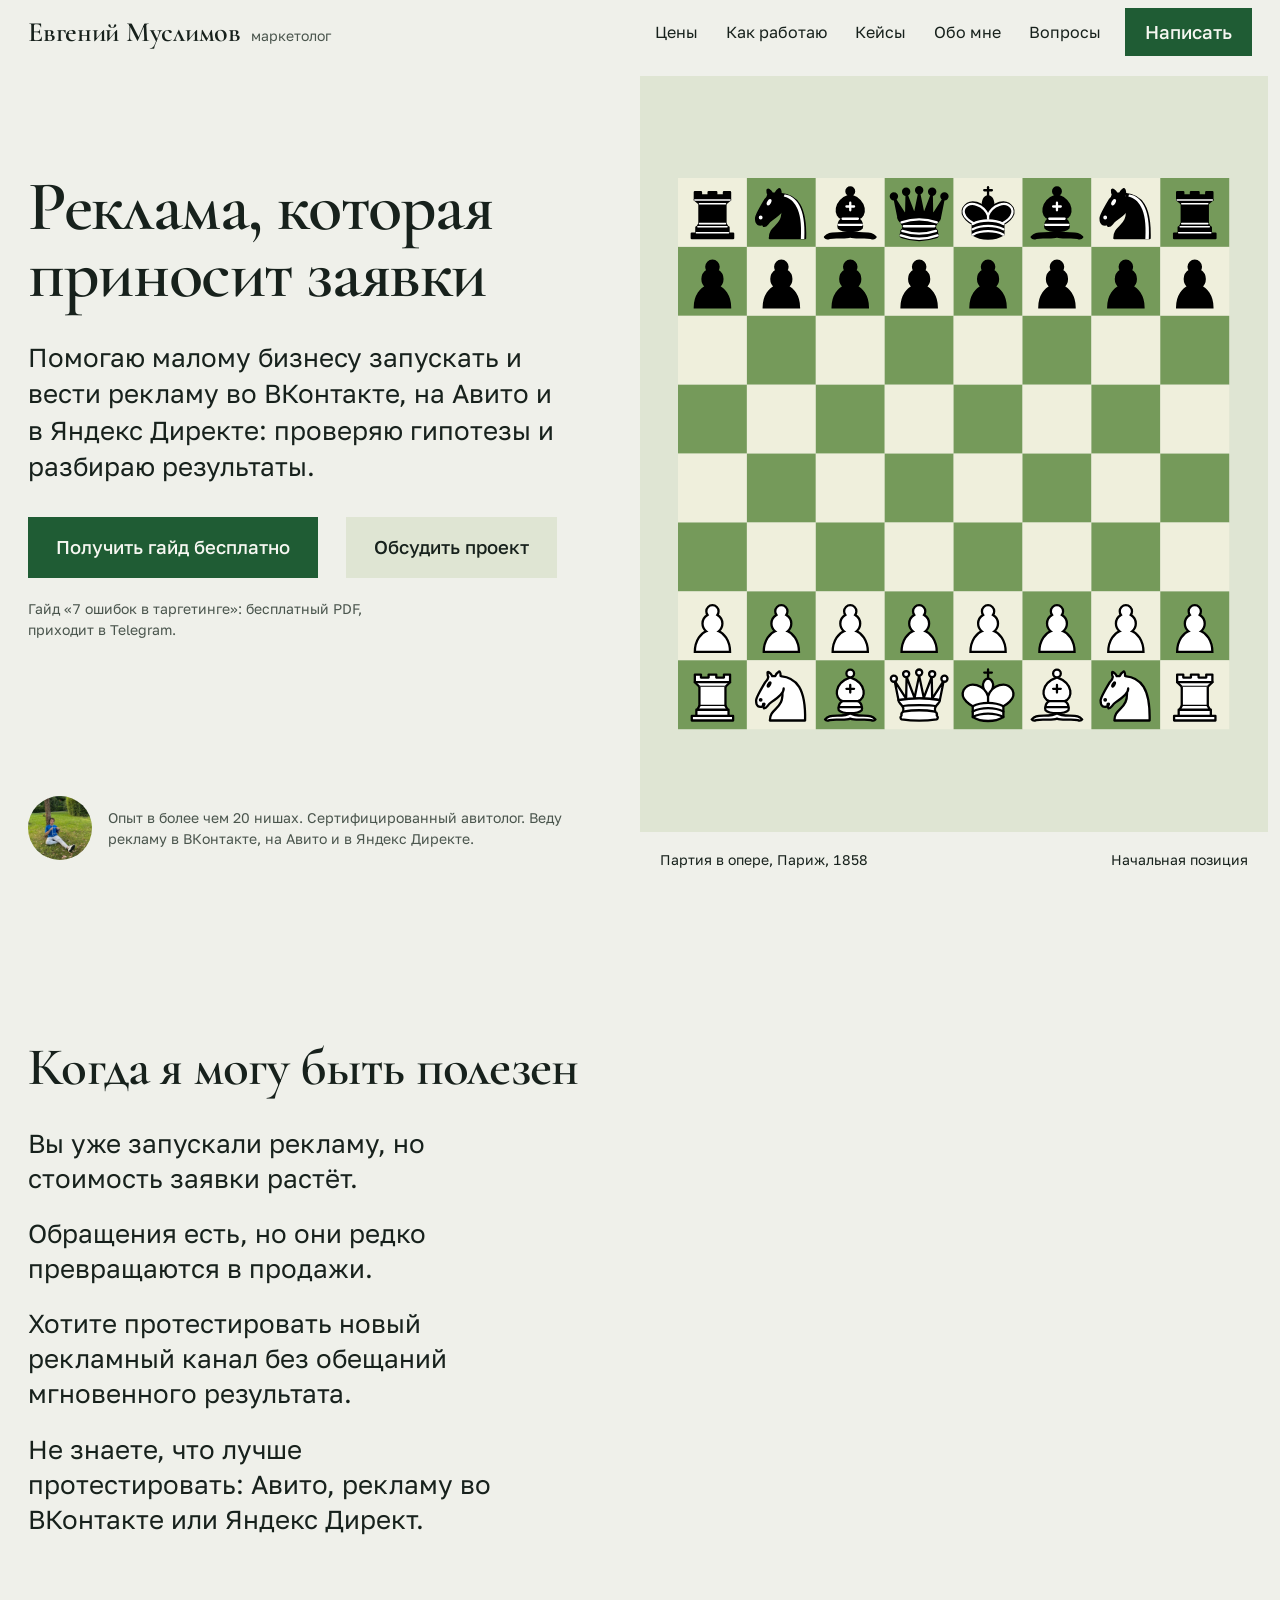
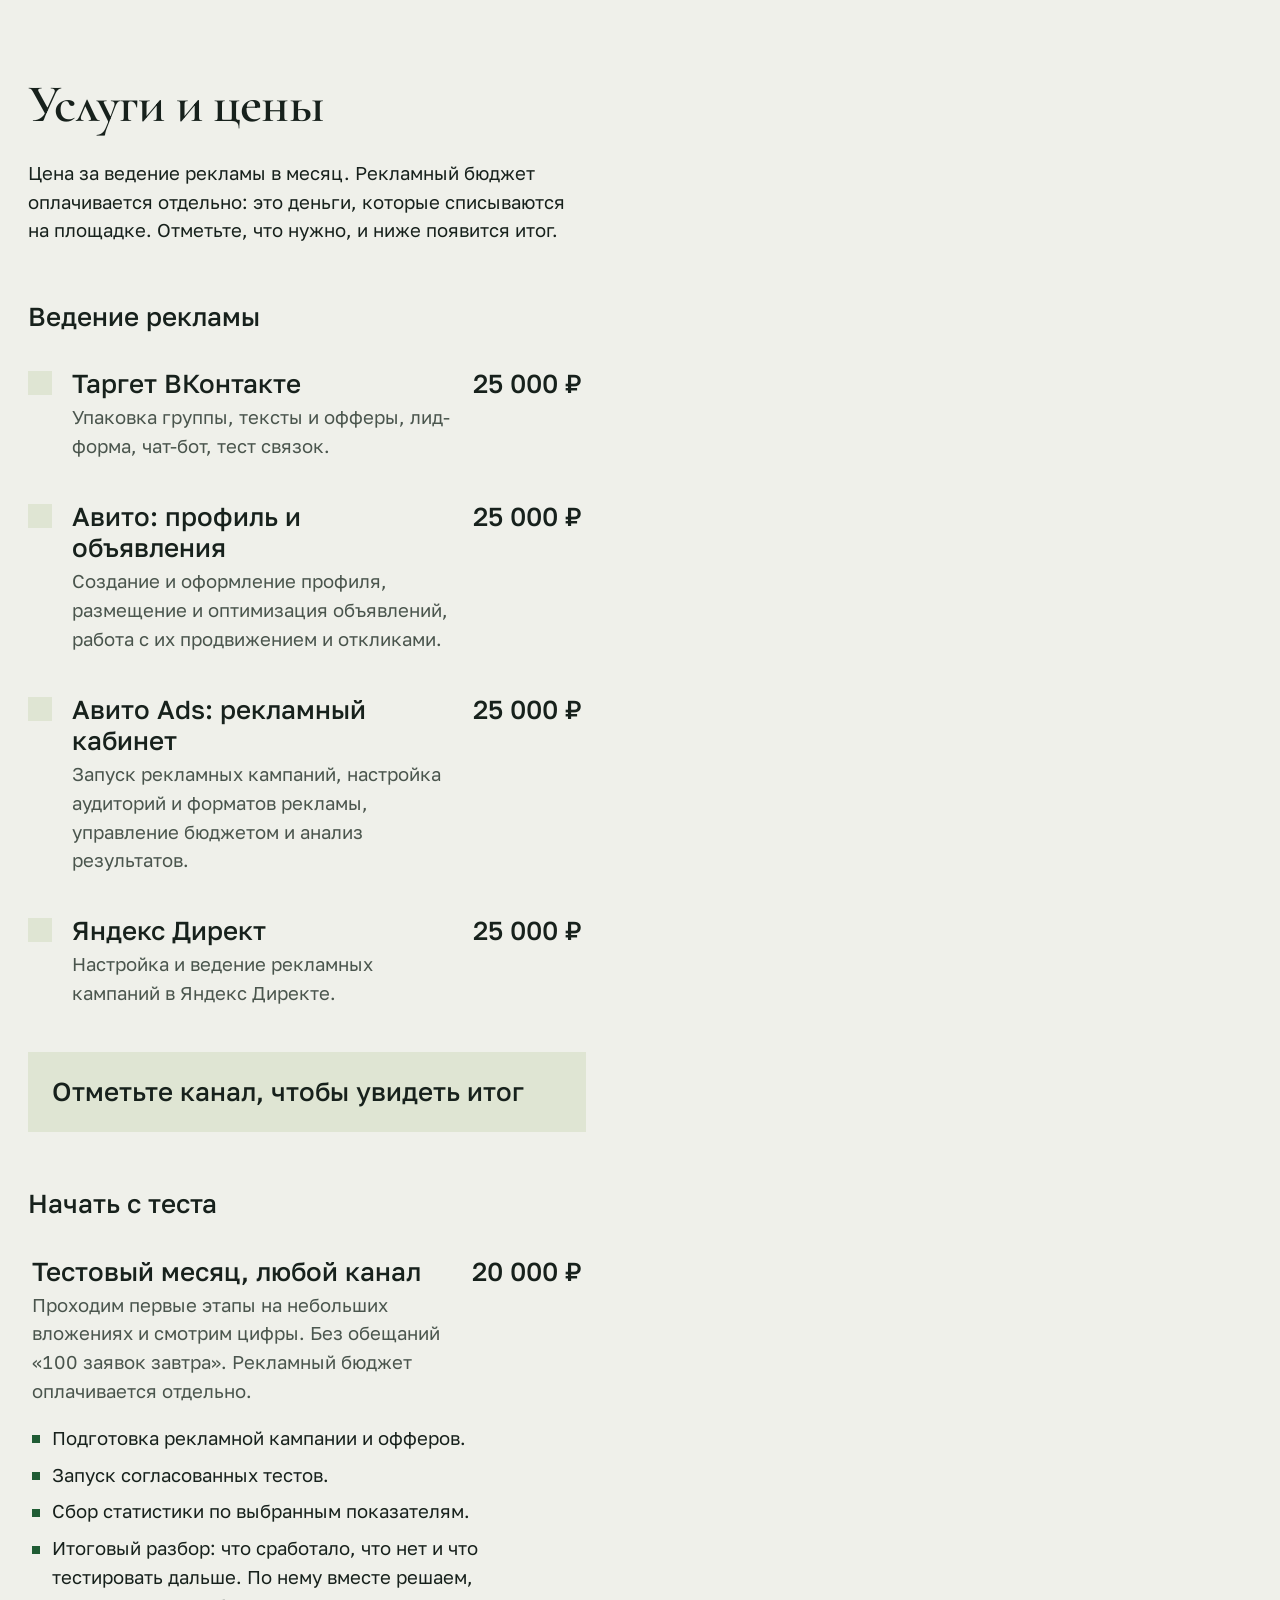
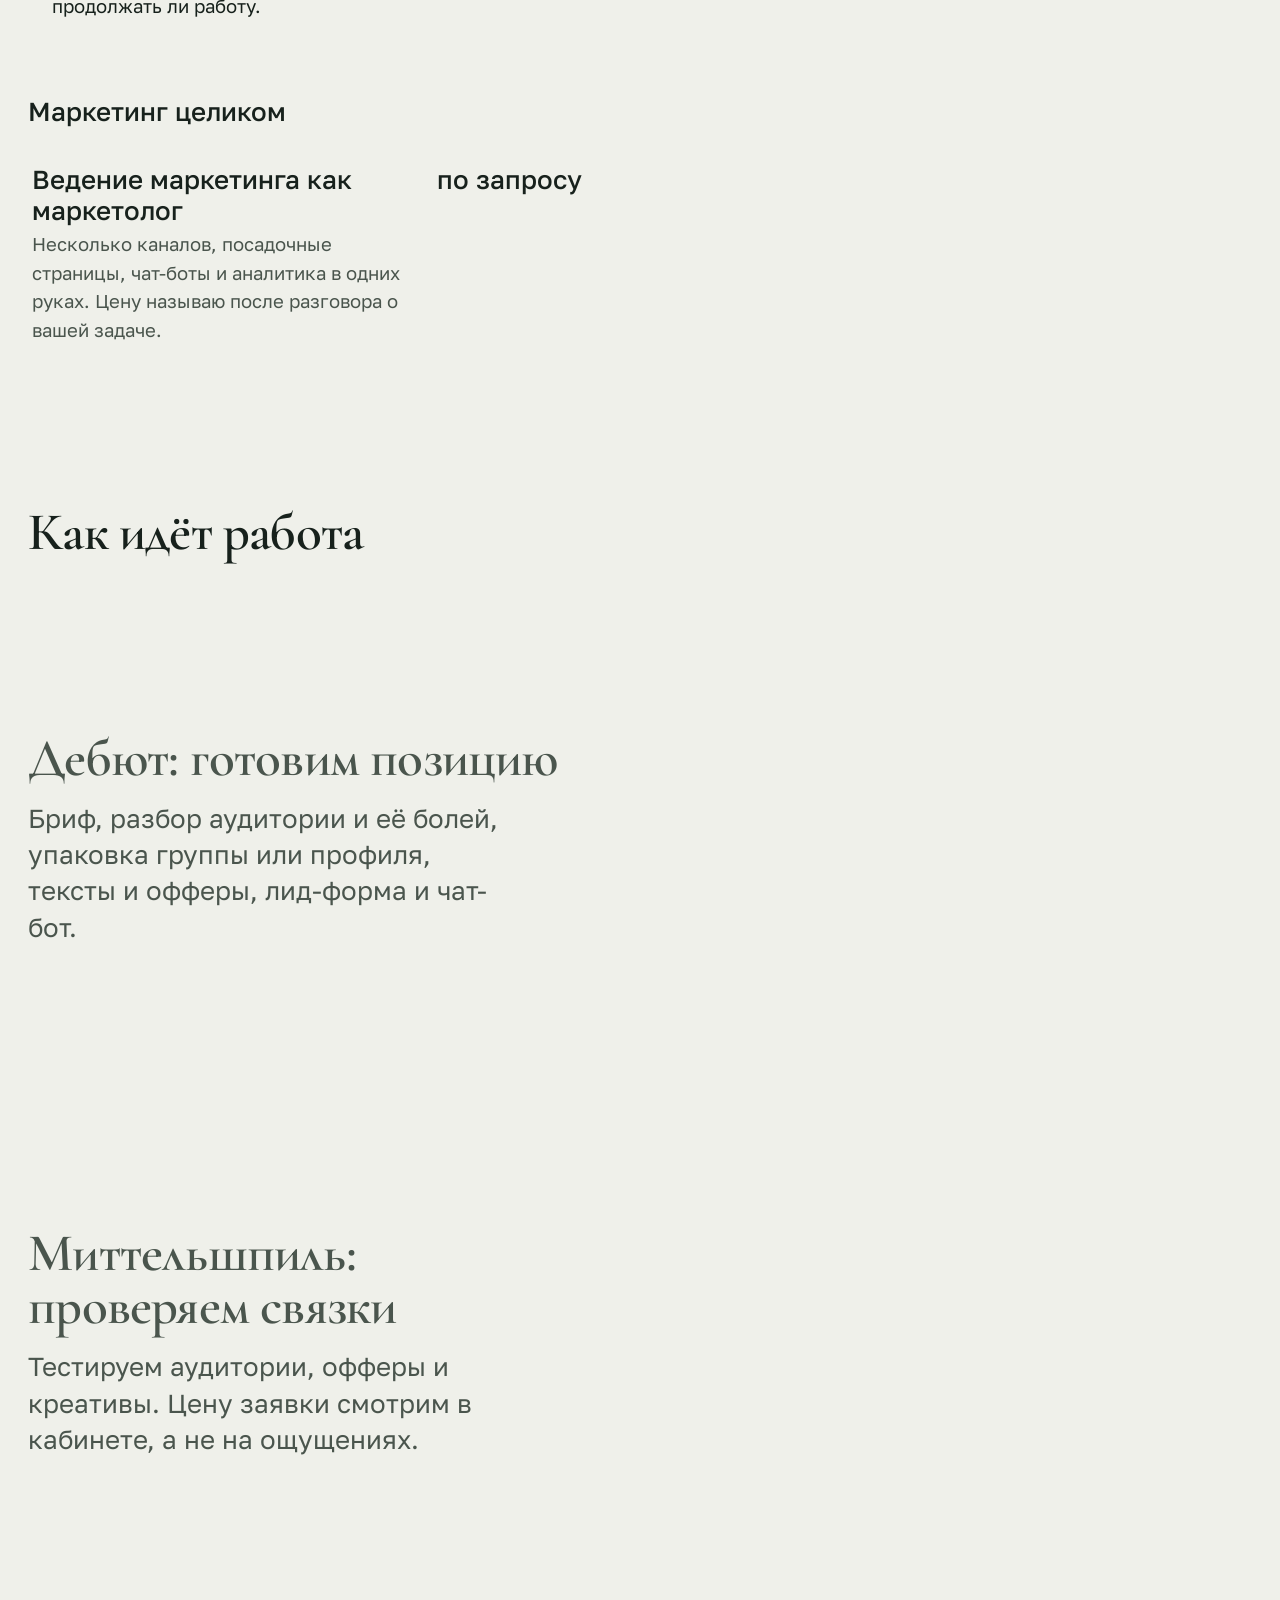
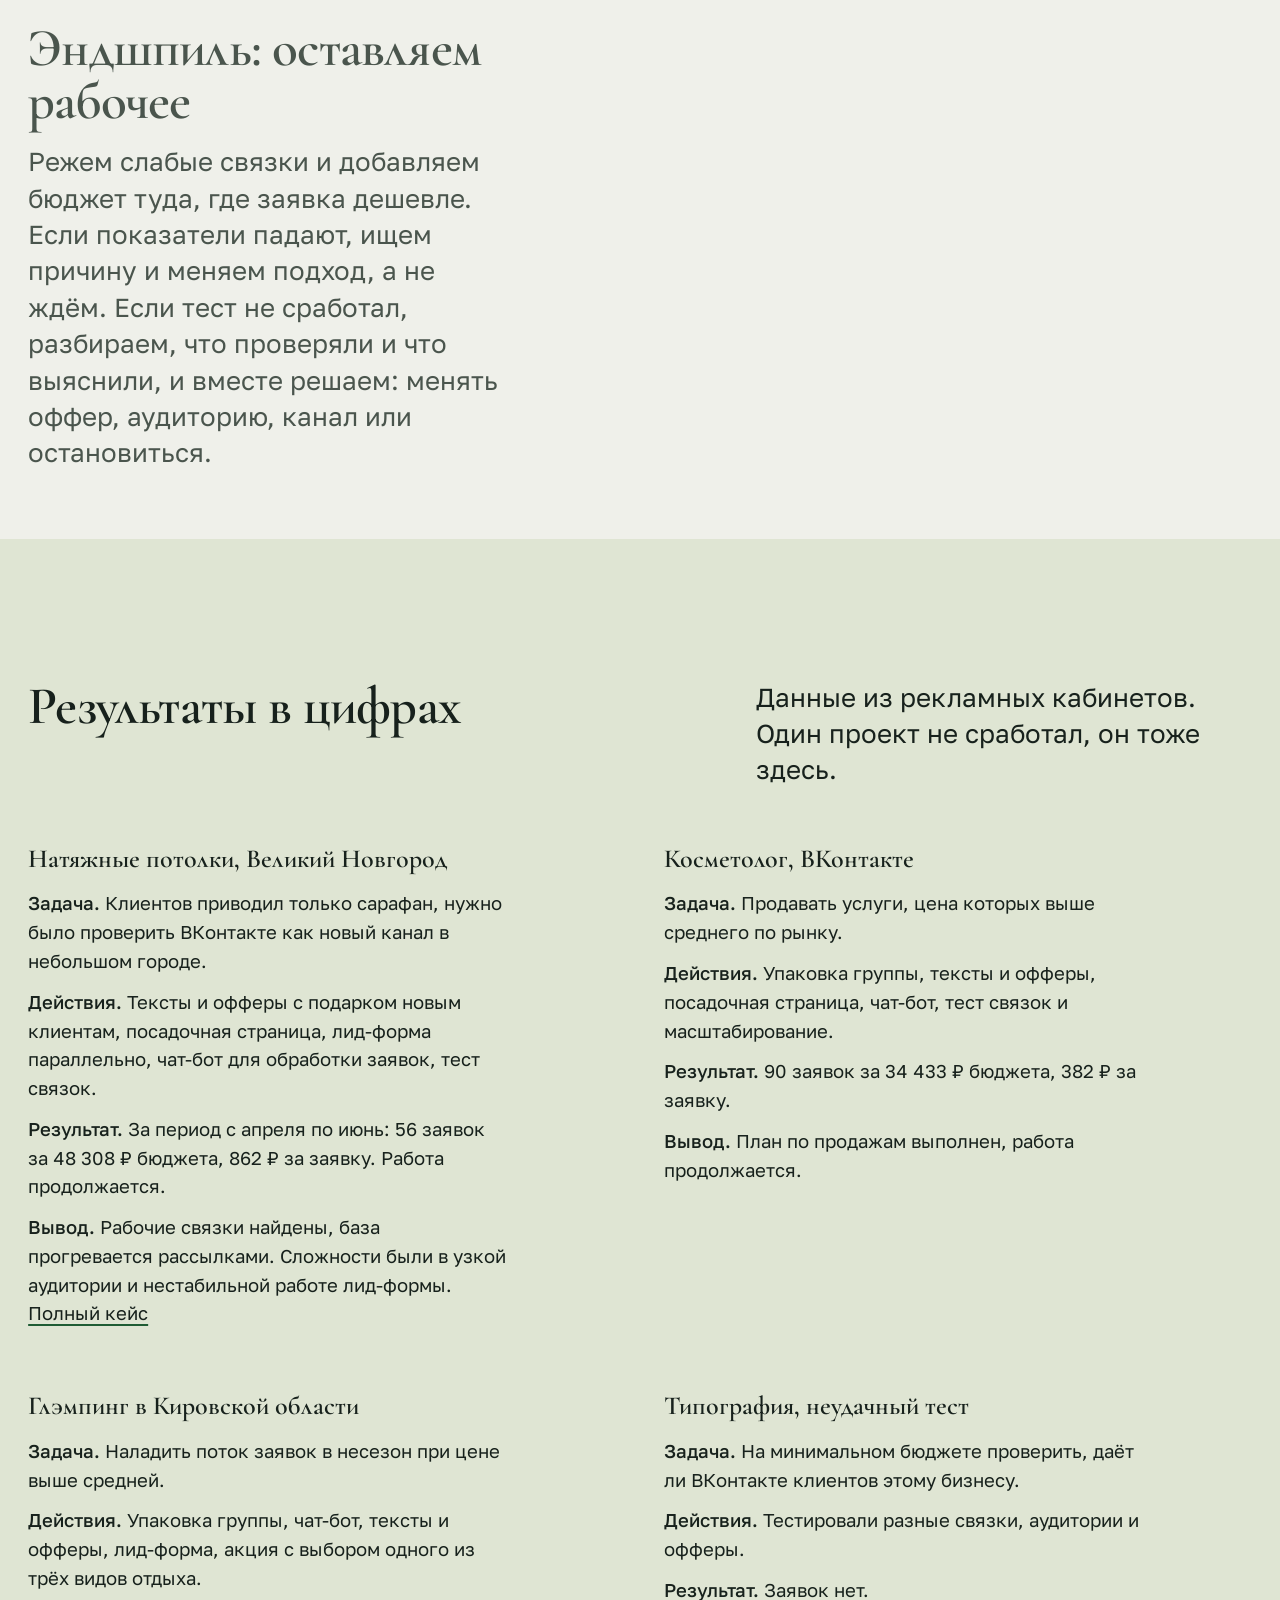
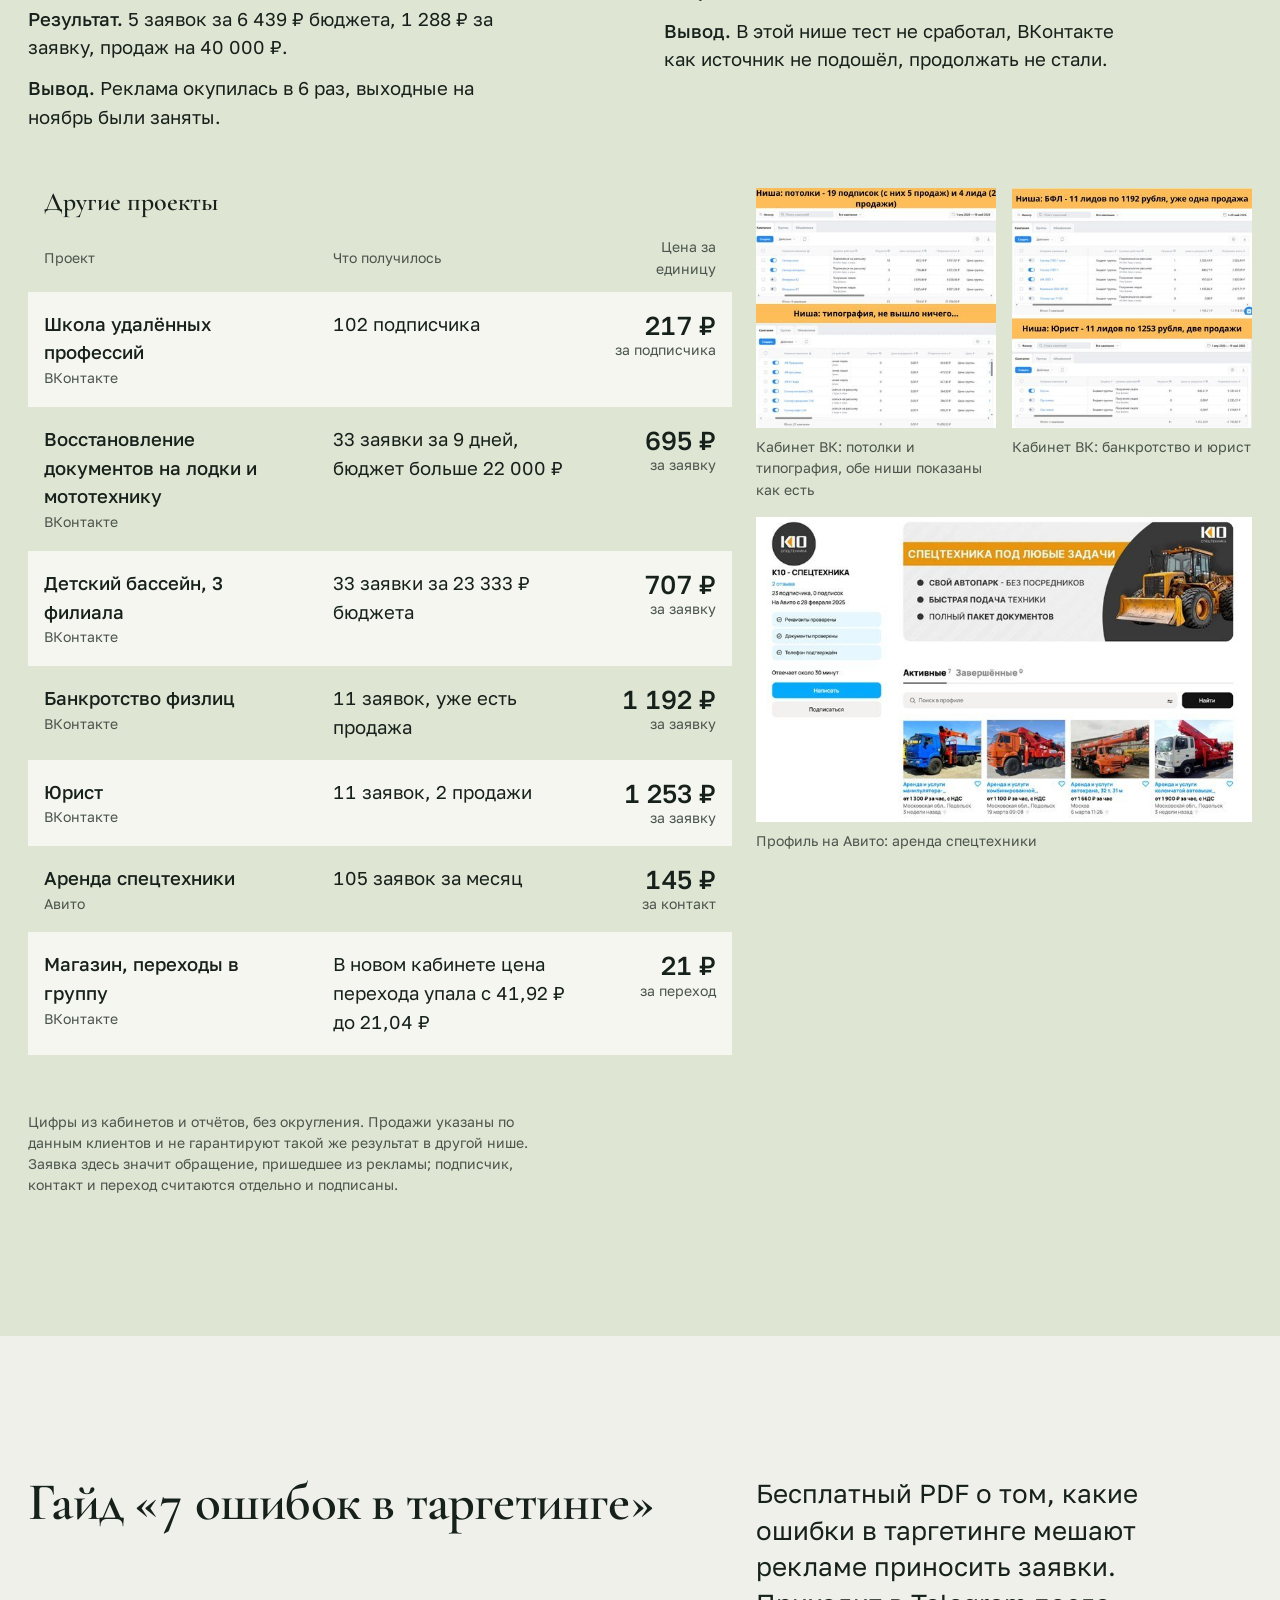
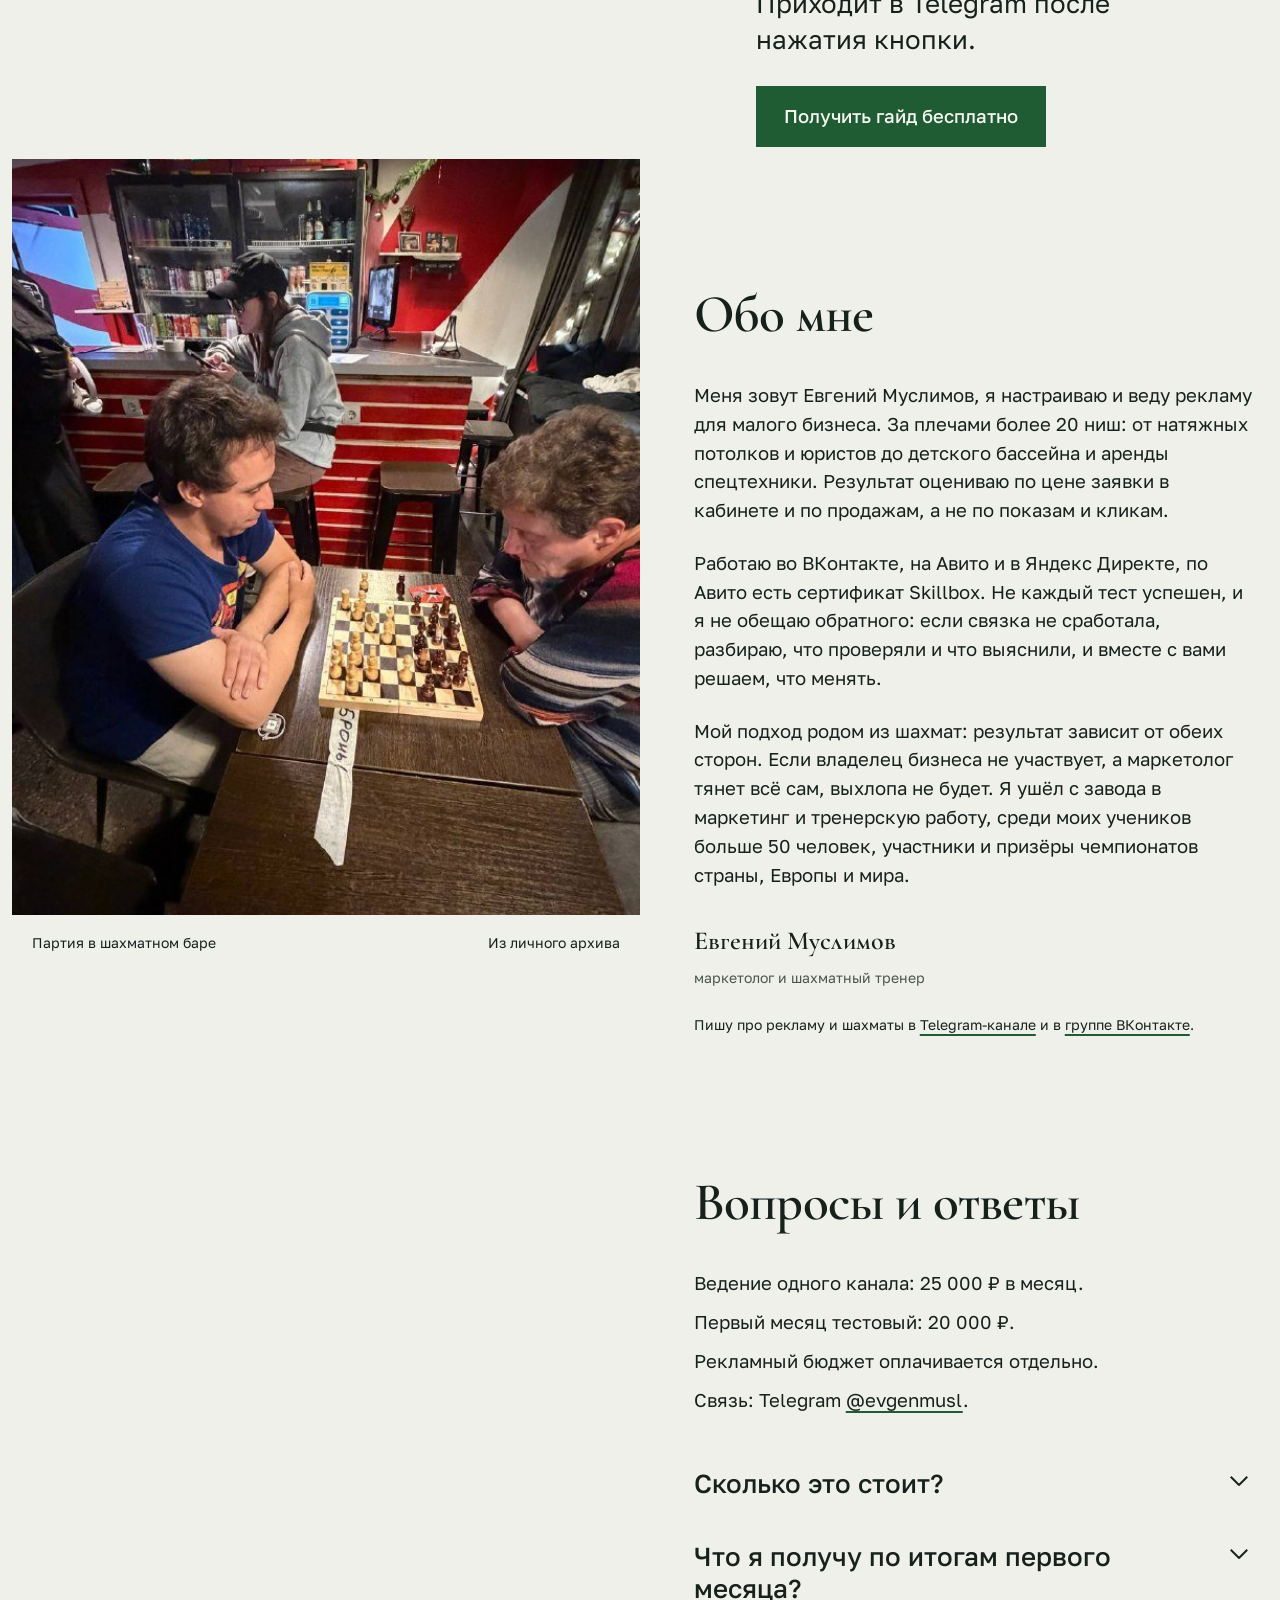
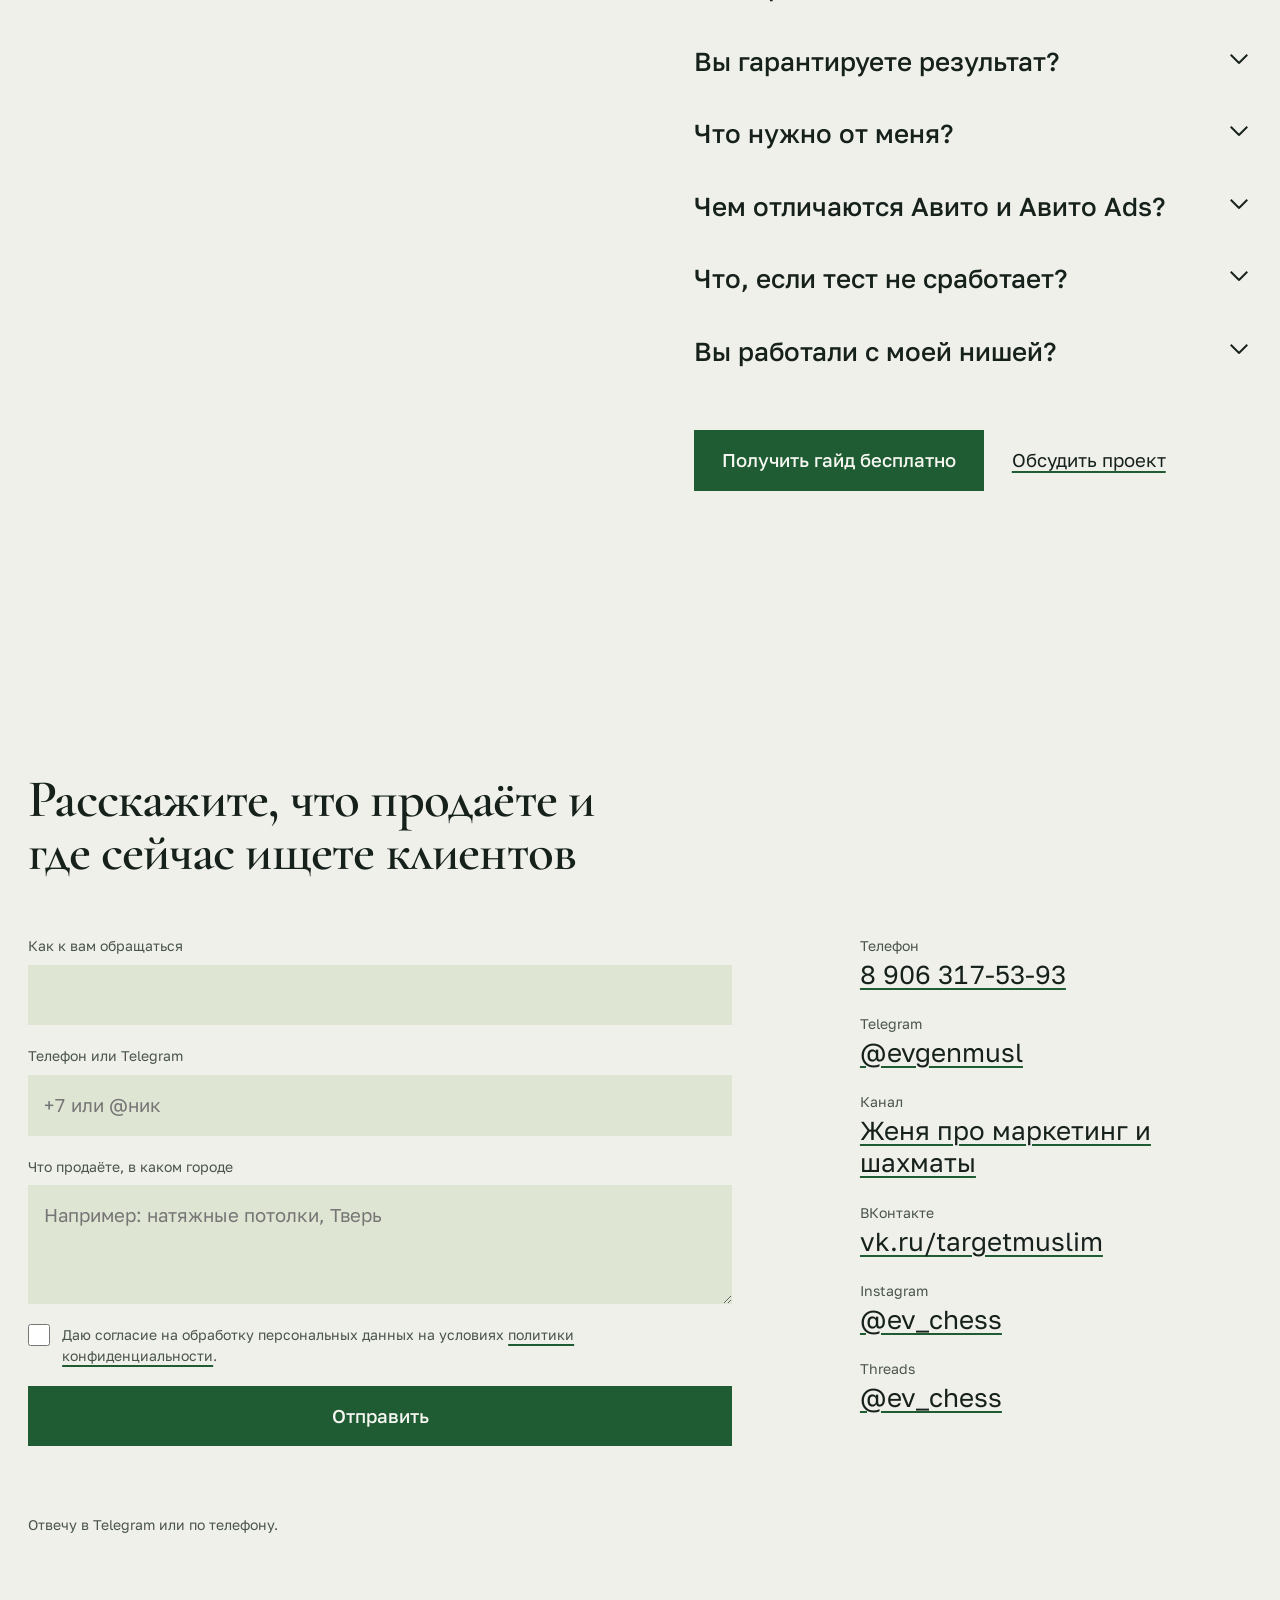
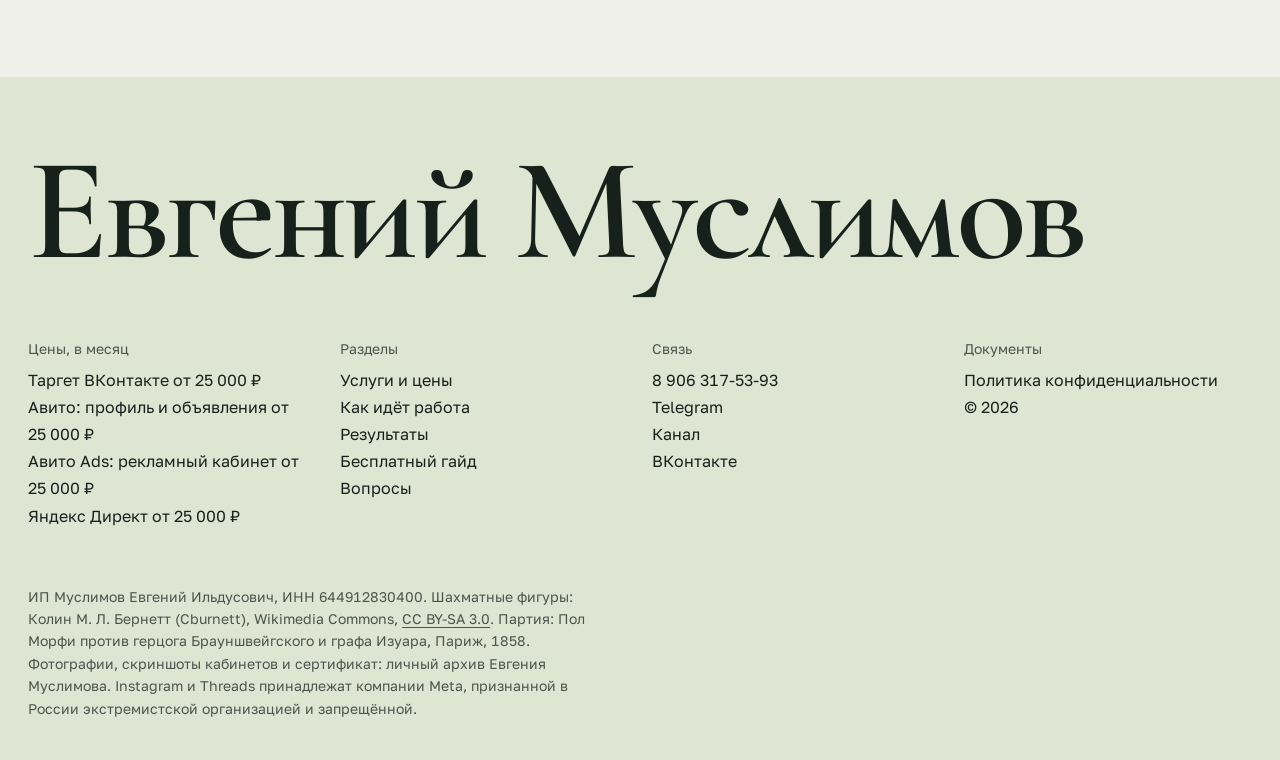
<file: index.html>
<!DOCTYPE html>
<html lang="ru">
<head>
<meta charset="UTF-8">
<meta name="viewport" content="width=device-width, initial-scale=1">
<title>Евгений Муслимов: реклама в ВК, на Авито и в Яндекс Директе от 25 000 ₽ в месяц</title>
<meta name="description" content="Таргетолог, авитолог и директолог Евгений Муслимов. Ведение рекламы в ВКонтакте, на Авито, Авито Ads и в Яндекс Директе по 25 000 ₽ в месяц, тестовый месяц 20 000 ₽. Бесплатный гайд «7 ошибок в таргетинге». Кейсы с ценой заявки от 217 ₽.">
<meta name="theme-color" content="#eff0ea">
<meta property="og:title" content="Евгений Муслимов: заявки из ВК, Авито и Директа">
<meta property="og:description" content="Ведение рекламы по 25 000 ₽ в месяц, первый месяц тестовый за 20 000 ₽. Кейсы с реальными цифрами из кабинетов.">
<meta property="og:type" content="website">
<link rel="icon" href="data:image/svg+xml,%3Csvg xmlns='http://www.w3.org/2000/svg' viewBox='0 0 64 64'%3E%3Crect width='64' height='64' fill='%23eeeed8'/%3E%3Crect x='32' width='32' height='32' fill='%23759a5a'/%3E%3Crect y='32' width='32' height='32' fill='%23759a5a'/%3E%3C/svg%3E">
<script>document.documentElement.classList.add('js');</script>
<link rel="preconnect" href="https://fonts.googleapis.com">
<link rel="preconnect" href="https://fonts.gstatic.com" crossorigin>
<link href="https://fonts.googleapis.com/css2?family=Cormorant+Garamond:wght@600&family=Golos+Text:wght@400;500&display=swap" rel="stylesheet">
<link rel="stylesheet" href="styles.css">
<script type="application/ld+json">
{"@context":"https://schema.org","@type":"ProfessionalService","name":"Евгений Муслимов, интернет-маркетолог","description":"Настройка и ведение рекламы в ВКонтакте, на Авито и в Яндекс Директе","telephone":"+79063175393","founder":{"@type":"Person","name":"Евгений Муслимов","sameAs":["https://t.me/chessmar","https://vk.ru/targetmuslim"]},"makesOffer":[{"@type":"Offer","name":"Таргетированная реклама ВКонтакте, ведение в месяц","price":"25000","priceCurrency":"RUB"},{"@type":"Offer","name":"Авито: профиль и объявления, ведение в месяц","price":"25000","priceCurrency":"RUB"},{"@type":"Offer","name":"Авито Ads: рекламный кабинет, ведение в месяц","price":"25000","priceCurrency":"RUB"},{"@type":"Offer","name":"Яндекс Директ, ведение в месяц","price":"25000","priceCurrency":"RUB"},{"@type":"Offer","name":"Тестовый месяц в любом канале","price":"20000","priceCurrency":"RUB"}]}
</script>
</head>
<body id="top-page">
<svg xmlns="http://www.w3.org/2000/svg" style="display:none" aria-hidden="true">
<symbol id="bb" viewBox="0 0 45 45"><g style="opacity:1; fill:none; fill-rule:evenodd; fill-opacity:1; stroke:#000000; stroke-width:1.5; stroke-linecap:round; stroke-linejoin:round; stroke-miterlimit:4; stroke-dasharray:none; stroke-opacity:1;" transform="translate(0,0.6)">
    <g style="fill:#000000; stroke:#000000; stroke-linecap:butt;">
      <path d="M 9,36 C 12.39,35.03 19.11,36.43 22.5,34 C 25.89,36.43 32.61,35.03 36,36 C 36,36 37.65,36.54 39,38 C 38.32,38.97 37.35,38.99 36,38.5 C 32.61,37.53 25.89,38.96 22.5,37.5 C 19.11,38.96 12.39,37.53 9,38.5 C 7.65,38.99 6.68,38.97 6,38 C 7.35,36.54 9,36 9,36 z"/>
      <path d="M 15,32 C 17.5,34.5 27.5,34.5 30,32 C 30.5,30.5 30,30 30,30 C 30,27.5 27.5,26 27.5,26 C 33,24.5 33.5,14.5 22.5,10.5 C 11.5,14.5 12,24.5 17.5,26 C 17.5,26 15,27.5 15,30 C 15,30 14.5,30.5 15,32 z"/>
      <path d="M 25 8 A 2.5 2.5 0 1 1  20,8 A 2.5 2.5 0 1 1  25 8 z"/>
    </g>
    <path d="M 17.5,26 L 27.5,26 M 15,30 L 30,30 M 22.5,15.5 L 22.5,20.5 M 20,18 L 25,18" style="fill:none; stroke:#ffffff; stroke-linejoin:miter;"/>
  </g></symbol>
<symbol id="wb" viewBox="0 0 45 45"><g style="opacity:1; fill:none; fill-rule:evenodd; fill-opacity:1; stroke:#000000; stroke-width:1.5; stroke-linecap:round; stroke-linejoin:round; stroke-miterlimit:4; stroke-dasharray:none; stroke-opacity:1;" transform="translate(0,0.6)">
    <g style="fill:#ffffff; stroke:#000000; stroke-linecap:butt;">
      <path d="M 9,36 C 12.39,35.03 19.11,36.43 22.5,34 C 25.89,36.43 32.61,35.03 36,36 C 36,36 37.65,36.54 39,38 C 38.32,38.97 37.35,38.99 36,38.5 C 32.61,37.53 25.89,38.96 22.5,37.5 C 19.11,38.96 12.39,37.53 9,38.5 C 7.65,38.99 6.68,38.97 6,38 C 7.35,36.54 9,36 9,36 z"/>
      <path d="M 15,32 C 17.5,34.5 27.5,34.5 30,32 C 30.5,30.5 30,30 30,30 C 30,27.5 27.5,26 27.5,26 C 33,24.5 33.5,14.5 22.5,10.5 C 11.5,14.5 12,24.5 17.5,26 C 17.5,26 15,27.5 15,30 C 15,30 14.5,30.5 15,32 z"/>
      <path d="M 25 8 A 2.5 2.5 0 1 1  20,8 A 2.5 2.5 0 1 1  25 8 z"/>
    </g>
    <path d="M 17.5,26 L 27.5,26 M 15,30 L 30,30 M 22.5,15.5 L 22.5,20.5 M 20,18 L 25,18" style="fill:none; stroke:#000000; stroke-linejoin:miter;"/>
  </g></symbol>
<symbol id="bk" viewBox="0 0 45 45"><g style="fill:none; fill-opacity:1; fill-rule:evenodd; stroke:#000000; stroke-width:1.5; stroke-linecap:round;stroke-linejoin:round;stroke-miterlimit:4; stroke-dasharray:none; stroke-opacity:1;">
    <path d="M 22.5,11.63 L 22.5,6" style="fill:none; stroke:#000000; stroke-linejoin:miter;" id="path6570"/>
    <path d="M 22.5,25 C 22.5,25 27,17.5 25.5,14.5 C 25.5,14.5 24.5,12 22.5,12 C 20.5,12 19.5,14.5 19.5,14.5 C 18,17.5 22.5,25 22.5,25" style="fill:#000000;fill-opacity:1; stroke-linecap:butt; stroke-linejoin:miter;"/>
    <path d="M 12.5,37 C 18,40.5 27,40.5 32.5,37 L 32.5,30 C 32.5,30 41.5,25.5 38.5,19.5 C 34.5,13 25,16 22.5,23.5 L 22.5,27 L 22.5,23.5 C 20,16 10.5,13 6.5,19.5 C 3.5,25.5 12.5,30 12.5,30 L 12.5,37" style="fill:#000000; stroke:#000000;"/>
    <path d="M 20,8 L 25,8" style="fill:none; stroke:#000000; stroke-linejoin:miter;"/>
    <path d="M 32,29.5 C 32,29.5 40.5,25.5 38.03,19.85 C 34.15,14 25,18 22.5,24.5 L 22.5,26.6 L 22.5,24.5 C 20,18 10.85,14 6.97,19.85 C 4.5,25.5 13,29.5 13,29.5" style="fill:none; stroke:#ffffff;"/>
    <path d="M 12.5,30 C 18,27 27,27 32.5,30 M 12.5,33.5 C 18,30.5 27,30.5 32.5,33.5 M 12.5,37 C 18,34 27,34 32.5,37" style="fill:none; stroke:#ffffff;"/>
  </g></symbol>
<symbol id="wk" viewBox="0 0 45 45"><g fill="none" fill-rule="evenodd" stroke="#000" stroke-linecap="round" stroke-linejoin="round" stroke-width="1.5">
    <path stroke-linejoin="miter" d="M22.5 11.63V6M20 8h5"/>
    <path fill="#fff" stroke-linecap="butt" stroke-linejoin="miter" d="M22.5 25s4.5-7.5 3-10.5c0 0-1-2.5-3-2.5s-3 2.5-3 2.5c-1.5 3 3 10.5 3 10.5"/>
    <path fill="#fff" d="M12.5 37c5.5 3.5 14.5 3.5 20 0v-7s9-4.5 6-10.5c-4-6.5-13.5-3.5-16 4V27v-3.5c-2.5-7.5-12-10.5-16-4-3 6 6 10.5 6 10.5v7"/>
    <path d="M12.5 30c5.5-3 14.5-3 20 0m-20 3.5c5.5-3 14.5-3 20 0m-20 3.5c5.5-3 14.5-3 20 0"/>
  </g></symbol>
<symbol id="bn" viewBox="0 0 45 45"><g style="opacity:1; fill:none; fill-opacity:1; fill-rule:evenodd; stroke:#000000; stroke-width:1.5; stroke-linecap:round;stroke-linejoin:round;stroke-miterlimit:4; stroke-dasharray:none; stroke-opacity:1;" transform="translate(0,0.3)">
    <path
      d="M 22,10 C 32.5,11 38.5,18 38,39 L 15,39 C 15,30 25,32.5 23,18"
      style="fill:#000000; stroke:#000000;" />
    <path
      d="M 24,18 C 24.38,20.91 18.45,25.37 16,27 C 13,29 13.18,31.34 11,31 C 9.958,30.06 12.41,27.96 11,28 C 10,28 11.19,29.23 10,30 C 9,30 5.997,31 6,26 C 6,24 12,14 12,14 C 12,14 13.89,12.1 14,10.5 C 13.27,9.506 13.5,8.5 13.5,7.5 C 14.5,6.5 16.5,10 16.5,10 L 18.5,10 C 18.5,10 19.28,8.008 21,7 C 22,7 22,10 22,10"
      style="fill:#000000; stroke:#000000;" />
    <path
      d="M 9.5 25.5 A 0.5 0.5 0 1 1 8.5,25.5 A 0.5 0.5 0 1 1 9.5 25.5 z"
      style="fill:#ffffff; stroke:#ffffff;" />
    <path
      d="M 15 15.5 A 0.5 1.5 0 1 1  14,15.5 A 0.5 1.5 0 1 1  15 15.5 z"
      transform="matrix(0.866,0.5,-0.5,0.866,9.693,-5.173)"
      style="fill:#ffffff; stroke:#ffffff;" />
    <path
      d="M 24.55,10.4 L 24.1,11.85 L 24.6,12 C 27.75,13 30.25,14.49 32.5,18.75 C 34.75,23.01 35.75,29.06 35.25,39 L 35.2,39.5 L 37.45,39.5 L 37.5,39 C 38,28.94 36.62,22.15 34.25,17.66 C 31.88,13.17 28.46,11.02 25.06,10.5 L 24.55,10.4 z "
      style="fill:#ffffff; stroke:none;" />
  </g></symbol>
<symbol id="wn" viewBox="0 0 45 45"><g style="opacity:1; fill:none; fill-opacity:1; fill-rule:evenodd; stroke:#000000; stroke-width:1.5; stroke-linecap:round;stroke-linejoin:round;stroke-miterlimit:4; stroke-dasharray:none; stroke-opacity:1;" transform="translate(0,0.3)">
    <path
      d="M 22,10 C 32.5,11 38.5,18 38,39 L 15,39 C 15,30 25,32.5 23,18"
      style="fill:#ffffff; stroke:#000000;" />
    <path
      d="M 24,18 C 24.38,20.91 18.45,25.37 16,27 C 13,29 13.18,31.34 11,31 C 9.958,30.06 12.41,27.96 11,28 C 10,28 11.19,29.23 10,30 C 9,30 5.997,31 6,26 C 6,24 12,14 12,14 C 12,14 13.89,12.1 14,10.5 C 13.27,9.506 13.5,8.5 13.5,7.5 C 14.5,6.5 16.5,10 16.5,10 L 18.5,10 C 18.5,10 19.28,8.008 21,7 C 22,7 22,10 22,10"
      style="fill:#ffffff; stroke:#000000;" />
    <path
      d="M 9.5 25.5 A 0.5 0.5 0 1 1 8.5,25.5 A 0.5 0.5 0 1 1 9.5 25.5 z"
      style="fill:#000000; stroke:#000000;" />
    <path
      d="M 15 15.5 A 0.5 1.5 0 1 1  14,15.5 A 0.5 1.5 0 1 1  15 15.5 z"
      transform="matrix(0.866,0.5,-0.5,0.866,9.693,-5.173)"
      style="fill:#000000; stroke:#000000;" />
  </g></symbol>
<symbol id="bp" viewBox="0 0 45 45"><path d="m 22.5,9 c -2.21,0 -4,1.79 -4,4 0,0.89 0.29,1.71 0.78,2.38 C 17.33,16.5 16,18.59 16,21 c 0,2.03 0.94,3.84 2.41,5.03 C 15.41,27.09 11,31.58 11,39.5 H 34 C 34,31.58 29.59,27.09 26.59,26.03 28.06,24.84 29,23.03 29,21 29,18.59 27.67,16.5 25.72,15.38 26.21,14.71 26.5,13.89 26.5,13 c 0,-2.21 -1.79,-4 -4,-4 z" style="opacity:1; fill:#000000; fill-opacity:1; fill-rule:nonzero; stroke:#000000; stroke-width:1.5; stroke-linecap:round; stroke-linejoin:miter; stroke-miterlimit:4; stroke-dasharray:none; stroke-opacity:1;"/></symbol>
<symbol id="wp" viewBox="0 0 45 45"><path d="m 22.5,9 c -2.21,0 -4,1.79 -4,4 0,0.89 0.29,1.71 0.78,2.38 C 17.33,16.5 16,18.59 16,21 c 0,2.03 0.94,3.84 2.41,5.03 C 15.41,27.09 11,31.58 11,39.5 H 34 C 34,31.58 29.59,27.09 26.59,26.03 28.06,24.84 29,23.03 29,21 29,18.59 27.67,16.5 25.72,15.38 26.21,14.71 26.5,13.89 26.5,13 c 0,-2.21 -1.79,-4 -4,-4 z" style="opacity:1; fill:#ffffff; fill-opacity:1; fill-rule:nonzero; stroke:#000000; stroke-width:1.5; stroke-linecap:round; stroke-linejoin:miter; stroke-miterlimit:4; stroke-dasharray:none; stroke-opacity:1;"/></symbol>
<symbol id="bq" viewBox="0 0 45 45"><g style="fill:#000000;stroke:#000000;stroke-width:1.5; stroke-linecap:round;stroke-linejoin:round">

    <path d="M 9,26 C 17.5,24.5 30,24.5 36,26 L 38.5,13.5 L 31,25 L 30.7,10.9 L 25.5,24.5 L 22.5,10 L 19.5,24.5 L 14.3,10.9 L 14,25 L 6.5,13.5 L 9,26 z"
    style="stroke-linecap:butt;fill:#000000" />
    <path d="m 9,26 c 0,2 1.5,2 2.5,4 1,1.5 1,1 0.5,3.5 -1.5,1 -1,2.5 -1,2.5 -1.5,1.5 0,2.5 0,2.5 6.5,1 16.5,1 23,0 0,0 1.5,-1 0,-2.5 0,0 0.5,-1.5 -1,-2.5 -0.5,-2.5 -0.5,-2 0.5,-3.5 1,-2 2.5,-2 2.5,-4 -8.5,-1.5 -18.5,-1.5 -27,0 z" />
    <path d="M 11.5,30 C 15,29 30,29 33.5,30" />
    <path d="m 12,33.5 c 6,-1 15,-1 21,0" />
    <circle cx="6" cy="12" r="2" />
    <circle cx="14" cy="9" r="2" />
    <circle cx="22.5" cy="8" r="2" />
    <circle cx="31" cy="9" r="2" />
    <circle cx="39" cy="12" r="2" />
    <path d="M 11,38.5 A 35,35 1 0 0 34,38.5"
    style="fill:none; stroke:#000000;stroke-linecap:butt;" />
    <g style="fill:none; stroke:#ffffff;">
      <path d="M 11,29 A 35,35 1 0 1 34,29" />
      <path d="M 12.5,31.5 L 32.5,31.5" />
      <path d="M 11.5,34.5 A 35,35 1 0 0 33.5,34.5" />
      <path d="M 10.5,37.5 A 35,35 1 0 0 34.5,37.5" />
    </g>
  </g></symbol>
<symbol id="wq" viewBox="0 0 45 45"><g style="fill:#ffffff;stroke:#000000;stroke-width:1.5;stroke-linejoin:round">
    <path d="M 9,26 C 17.5,24.5 30,24.5 36,26 L 38.5,13.5 L 31,25 L 30.7,10.9 L 25.5,24.5 L 22.5,10 L 19.5,24.5 L 14.3,10.9 L 14,25 L 6.5,13.5 L 9,26 z"/>
    <path d="M 9,26 C 9,28 10.5,28 11.5,30 C 12.5,31.5 12.5,31 12,33.5 C 10.5,34.5 11,36 11,36 C 9.5,37.5 11,38.5 11,38.5 C 17.5,39.5 27.5,39.5 34,38.5 C 34,38.5 35.5,37.5 34,36 C 34,36 34.5,34.5 33,33.5 C 32.5,31 32.5,31.5 33.5,30 C 34.5,28 36,28 36,26 C 27.5,24.5 17.5,24.5 9,26 z"/>
    <path d="M 11.5,30 C 15,29 30,29 33.5,30" style="fill:none"/>
    <path d="M 12,33.5 C 18,32.5 27,32.5 33,33.5" style="fill:none"/>
    <circle cx="6" cy="12" r="2" />
    <circle cx="14" cy="9" r="2" />
    <circle cx="22.5" cy="8" r="2" />
    <circle cx="31" cy="9" r="2" />
    <circle cx="39" cy="12" r="2" />
  </g></symbol>
<symbol id="br" viewBox="0 0 45 45"><g style="opacity:1; fill:#000000; fill-opacity:1; fill-rule:evenodd; stroke:#000000; stroke-width:1.5; stroke-linecap:round;stroke-linejoin:round;stroke-miterlimit:4; stroke-dasharray:none; stroke-opacity:1;" transform="translate(0,0.3)">
    <path
      d="M 9,39 L 36,39 L 36,36 L 9,36 L 9,39 z "
      style="stroke-linecap:butt;" />
    <path
      d="M 12.5,32 L 14,29.5 L 31,29.5 L 32.5,32 L 12.5,32 z "
      style="stroke-linecap:butt;" />
    <path
      d="M 12,36 L 12,32 L 33,32 L 33,36 L 12,36 z "
      style="stroke-linecap:butt;" />
    <path
      d="M 14,29.5 L 14,16.5 L 31,16.5 L 31,29.5 L 14,29.5 z "
      style="stroke-linecap:butt;stroke-linejoin:miter;" />
    <path
      d="M 14,16.5 L 11,14 L 34,14 L 31,16.5 L 14,16.5 z "
      style="stroke-linecap:butt;" />
    <path
      d="M 11,14 L 11,9 L 15,9 L 15,11 L 20,11 L 20,9 L 25,9 L 25,11 L 30,11 L 30,9 L 34,9 L 34,14 L 11,14 z "
      style="stroke-linecap:butt;" />
    <path
      d="M 12,35.5 L 33,35.5 L 33,35.5"
      style="fill:none; stroke:#ffffff; stroke-width:1; stroke-linejoin:miter;" />
    <path
      d="M 13,31.5 L 32,31.5"
      style="fill:none; stroke:#ffffff; stroke-width:1; stroke-linejoin:miter;" />
    <path
      d="M 14,29.5 L 31,29.5"
      style="fill:none; stroke:#ffffff; stroke-width:1; stroke-linejoin:miter;" />
    <path
      d="M 14,16.5 L 31,16.5"
      style="fill:none; stroke:#ffffff; stroke-width:1; stroke-linejoin:miter;" />
    <path
      d="M 11,14 L 34,14"
      style="fill:none; stroke:#ffffff; stroke-width:1; stroke-linejoin:miter;" />
  </g></symbol>
<symbol id="wr" viewBox="0 0 45 45"><g style="opacity:1; fill:#ffffff; fill-opacity:1; fill-rule:evenodd; stroke:#000000; stroke-width:1.5; stroke-linecap:round;stroke-linejoin:round;stroke-miterlimit:4; stroke-dasharray:none; stroke-opacity:1;" transform="translate(0,0.3)">
    <path
      d="M 9,39 L 36,39 L 36,36 L 9,36 L 9,39 z "
      style="stroke-linecap:butt;" />
    <path
      d="M 12,36 L 12,32 L 33,32 L 33,36 L 12,36 z "
      style="stroke-linecap:butt;" />
    <path
      d="M 11,14 L 11,9 L 15,9 L 15,11 L 20,11 L 20,9 L 25,9 L 25,11 L 30,11 L 30,9 L 34,9 L 34,14"
      style="stroke-linecap:butt;" />
    <path
      d="M 34,14 L 31,17 L 14,17 L 11,14" />
    <path
      d="M 31,17 L 31,29.5 L 14,29.5 L 14,17"
      style="stroke-linecap:butt; stroke-linejoin:miter;" />
    <path
      d="M 31,29.5 L 32.5,32 L 12.5,32 L 14,29.5" />
    <path
      d="M 11,14 L 34,14"
      style="fill:none; stroke:#000000; stroke-linejoin:miter;" />
  </g></symbol>
</svg>
<a class="skip" href="#price">К ценам</a>

<header class="header" id="header">
  <div class="wrap header__inner">
    <a class="logo" href="#top" aria-label="Евгений Муслимов, на главную">
      <span class="logo__name">Евгений Муслимов</span>
      <span class="logo__sfx">маркетолог</span>
    </a>
    <nav class="nav" aria-label="Разделы">
      <a href="#price">Цены</a>
      <a href="#how">Как работаю</a>
      <a href="#cases">Кейсы</a>
      <a href="#about">Обо мне</a>
      <a href="#faq">Вопросы</a>
    </nav>
    <a class="btn btn--small" href="#contact">Написать</a>
    <button class="burger" id="burger" type="button" aria-expanded="false" aria-controls="menu">Меню</button>
  </div>
  <nav class="menu" id="menu" aria-label="Разделы">
    <a href="#price">Цены</a>
    <a href="#how">Как работаю</a>
    <a href="#cases">Кейсы</a>
    <a href="#about">Обо мне</a>
    <a href="#faq">Вопросы</a>
    <a href="#contact">Написать</a>
  </nav>
</header>

<main>
  <!-- Часть 1: доска с партией стоит на месте, текст читается слева -->
  <div class="split" id="stage-a">
    <figure class="stage stage--board" id="board-stage">
      <div class="board-wrap">
        <svg id="board" viewBox="0 0 800 800" role="img" aria-label="Шахматная доска: партия разыгрывается по мере прокрутки страницы" preserveAspectRatio="xMidYMid meet"></svg>
      </div>
      <figcaption class="stage__bar">
        <span>Партия в опере, Париж, 1858</span>
        <span id="board-move">Ход 0 из 17</span>
      </figcaption>
    </figure>

    <div class="split__text">
      <section class="hero" id="top">
        <div class="hero__body">
          <h1 class="display">Реклама, которая приносит заявки</h1>
          <p class="lead hero__lead">Помогаю малому бизнесу запускать и вести рекламу во ВКонтакте, на Авито и в Яндекс Директе: проверяю гипотезы и разбираю результаты.</p>
          <div class="hero__actions">
            <a class="btn js-guide" href="https://t.me/evgenmusl">Получить гайд бесплатно</a>
            <a class="btn btn--ghost" href="#contact">Обсудить проект</a>
          </div>
          <p class="small muted hero__note">Гайд «7 ошибок в таргетинге»: бесплатный PDF, приходит в Telegram.</p>
          <svg class="board board--inline" data-n="0" viewBox="0 0 800 800" aria-hidden="true"></svg>
        </div>
        <div class="hero__who">
          <img class="avatar" src="img/evgeny.jpg" width="320" height="320" alt="Евгений Муслимов" decoding="async">
          <p class="small">Опыт в более чем 20 нишах. Сертифицированный авитолог. Веду рекламу в ВКонтакте, на Авито и в Яндекс Директе.</p>
        </div>
      </section>

      <section class="fit" id="fit" aria-labelledby="fit-h">
        <h2 class="head" id="fit-h">Когда я могу быть полезен</h2>
        <ul class="fit__list">
          <li>Вы уже запускали рекламу, но стоимость заявки растёт.</li>
          <li>Обращения есть, но они редко превращаются в продажи.</li>
          <li>Хотите протестировать новый рекламный канал без обещаний мгновенного результата.</li>
          <li>Не знаете, что лучше протестировать: Авито, рекламу во ВКонтакте или Яндекс Директ.</li>
        </ul>
      </section>

      <section class="price" id="price" aria-labelledby="price-h">
        <h2 class="head" id="price-h">Услуги и цены</h2>
        <p class="body-lead">Цена за ведение рекламы в месяц. Рекламный бюджет оплачивается отдельно: это деньги, которые списываются на площадке. Отметьте, что нужно, и ниже появится итог.</p>

        <form class="menu-list" id="calc" onsubmit="return false">
          <h3 class="group">Ведение рекламы</h3>
          <label class="item">
            <input class="item__box" type="checkbox" name="svc" value="Таргет ВКонтакте" data-price="25000">
            <span class="item__tick" aria-hidden="true"></span>
            <span class="item__name">Таргет ВКонтакте</span>
            <span class="item__price">25&nbsp;000&nbsp;₽</span>
            <span class="item__text">Упаковка группы, тексты и офферы, лид-форма, чат-бот, тест связок.</span>
          </label>
          <label class="item">
            <input class="item__box" type="checkbox" name="svc" value="Авито: профиль и объявления" data-price="25000">
            <span class="item__tick" aria-hidden="true"></span>
            <span class="item__name">Авито: профиль и объявления</span>
            <span class="item__price">25&nbsp;000&nbsp;₽</span>
            <span class="item__text">Создание и оформление профиля, размещение и оптимизация объявлений, работа с их продвижением и откликами.</span>
          </label>
          <label class="item">
            <input class="item__box" type="checkbox" name="svc" value="Авито Ads: рекламный кабинет" data-price="25000">
            <span class="item__tick" aria-hidden="true"></span>
            <span class="item__name">Авито Ads: рекламный кабинет</span>
            <span class="item__price">25&nbsp;000&nbsp;₽</span>
            <span class="item__text">Запуск рекламных кампаний, настройка аудиторий и форматов рекламы, управление бюджетом и анализ результатов.</span>
          </label>
          <label class="item">
            <input class="item__box" type="checkbox" name="svc" value="Яндекс Директ" data-price="25000">
            <span class="item__tick" aria-hidden="true"></span>
            <span class="item__name">Яндекс Директ</span>
            <span class="item__price">25&nbsp;000&nbsp;₽</span>
            <span class="item__text">Настройка и ведение рекламных кампаний в Яндекс Директе.</span>
          </label>

          <div class="sum" id="sum" aria-live="polite">
            <p class="sum__main" id="sum-main">Отметьте канал, чтобы увидеть итог</p>
            <p class="sum__test" id="sum-test"></p>
            <a class="btn btn--block sum__btn" id="sum-btn" href="#contact" hidden>Обсудить этот набор</a>
          </div>

          <h3 class="group">Начать с теста</h3>
          <div class="item item--static">
            <span class="item__name">Тестовый месяц, любой канал</span>
            <span class="item__price">20&nbsp;000&nbsp;₽</span>
            <span class="item__text">Проходим первые этапы на небольших вложениях и смотрим цифры. Без обещаний «100 заявок завтра». Рекламный бюджет оплачивается отдельно.</span>
            <ul class="item__list">
              <li>Подготовка рекламной кампании и офферов.</li>
              <li>Запуск согласованных тестов.</li>
              <li>Сбор статистики по выбранным показателям.</li>
              <li>Итоговый разбор: что сработало, что нет и что тестировать дальше. По нему вместе решаем, продолжать ли работу.</li>
            </ul>
          </div>

          <h3 class="group">Маркетинг целиком</h3>
          <div class="item item--static">
            <span class="item__name">Ведение маркетинга как маркетолог</span>
            <span class="item__price">по запросу</span>
            <span class="item__text">Несколько каналов, посадочные страницы, чат-боты и аналитика в одних руках. Цену называю после разговора о вашей задаче.</span>
          </div>
        </form>
      </section>

      <section class="how" id="how" aria-labelledby="how-h">
        <h2 class="head" id="how-h">Как идёт работа</h2>
        <div class="steps">
          <article class="step" data-anchor="12">
            <svg class="board board--inline" data-n="12" viewBox="0 0 800 800" aria-hidden="true"></svg>
            <h3 class="step__h">Дебют: готовим позицию</h3>
            <p>Бриф, разбор аудитории и её болей, упаковка группы или профиля, тексты и офферы, лид-форма и чат-бот.</p>
          </article>
          <article class="step" data-anchor="24">
            <svg class="board board--inline" data-n="24" viewBox="0 0 800 800" aria-hidden="true"></svg>
            <h3 class="step__h">Миттельшпиль: проверяем связки</h3>
            <p>Тестируем аудитории, офферы и креативы. Цену заявки смотрим в кабинете, а не на ощущениях.</p>
          </article>
          <article class="step" data-anchor="33">
            <svg class="board board--inline" data-n="33" viewBox="0 0 800 800" aria-hidden="true"></svg>
            <h3 class="step__h">Эндшпиль: оставляем рабочее</h3>
            <p>Режем слабые связки и добавляем бюджет туда, где заявка дешевле. Если показатели падают, ищем причину и меняем подход, а не ждём. Если тест не сработал, разбираем, что проверяли и что выяснили, и вместе решаем: менять оффер, аудиторию, канал или остановиться.</p>
          </article>
        </div>
      </section>
    </div>
  </div>

  <!-- Часть 2: на всю ширину, цифры -->
  <section class="cases" id="cases" aria-labelledby="cases-h">
    <div class="wrap cases__inner">
      <h2 class="head cases__h" id="cases-h">Результаты в цифрах</h2>
      <p class="lead cases__lead">Данные из рекламных кабинетов. Один проект не сработал, он тоже здесь.</p>

      <div class="story">
        <article class="story__item">
          <h3>Натяжные потолки, Великий Новгород</h3>
          <p><b>Задача.</b> Клиентов приводил только сарафан, нужно было проверить ВКонтакте как новый канал в небольшом городе.</p>
          <p><b>Действия.</b> Тексты и офферы с подарком новым клиентам, посадочная страница, лид-форма параллельно, чат-бот для обработки заявок, тест связок.</p>
          <p><b>Результат.</b> За период с апреля по июнь: 56 заявок за 48&nbsp;308&nbsp;₽ бюджета, 862&nbsp;₽ за заявку. Работа продолжается.</p>
          <p><b>Вывод.</b> Рабочие связки найдены, база прогревается рассылками. Сложности были в узкой аудитории и нестабильной работе лид-формы. <a class="link" href="https://teletype.in/@evgenmusl/ogxDxu0qeh4" target="_blank" rel="noopener">Полный кейс</a></p>
        </article>
        <article class="story__item">
          <h3>Косметолог, ВКонтакте</h3>
          <p><b>Задача.</b> Продавать услуги, цена которых выше среднего по рынку.</p>
          <p><b>Действия.</b> Упаковка группы, тексты и офферы, посадочная страница, чат-бот, тест связок и масштабирование.</p>
          <p><b>Результат.</b> 90 заявок за 34&nbsp;433&nbsp;₽ бюджета, 382&nbsp;₽ за заявку.</p>
          <p><b>Вывод.</b> План по продажам выполнен, работа продолжается.</p>
        </article>
        <article class="story__item">
          <h3>Глэмпинг в Кировской области</h3>
          <p><b>Задача.</b> Наладить поток заявок в несезон при цене выше средней.</p>
          <p><b>Действия.</b> Упаковка группы, чат-бот, тексты и офферы, лид-форма, акция с выбором одного из трёх видов отдыха.</p>
          <p><b>Результат.</b> 5 заявок за 6&nbsp;439&nbsp;₽ бюджета, 1&nbsp;288&nbsp;₽ за заявку, продаж на 40&nbsp;000&nbsp;₽.</p>
          <p><b>Вывод.</b> Реклама окупилась в 6 раз, выходные на ноябрь были заняты.</p>
        </article>
        <article class="story__item">
          <h3>Типография, неудачный тест</h3>
          <p><b>Задача.</b> На минимальном бюджете проверить, даёт ли ВКонтакте клиентов этому бизнесу.</p>
          <p><b>Действия.</b> Тестировали разные связки, аудитории и офферы.</p>
          <p><b>Результат.</b> Заявок нет.</p>
          <p><b>Вывод.</b> В этой нише тест не сработал, ВКонтакте как источник не подошёл, продолжать не стали.</p>
        </article>
      </div>

      <table class="ledger">
        <caption class="ledger__cap">Другие проекты</caption>
        <thead>
          <tr><th scope="col">Проект</th><th scope="col">Что получилось</th><th scope="col">Цена за единицу</th></tr>
        </thead>
        <tbody>
          <tr><th scope="row">Школа удалённых профессий<small>ВКонтакте</small></th><td>102 подписчика</td><td class="num">217&nbsp;₽<small>за подписчика</small></td></tr>
          <tr><th scope="row">Восстановление документов на лодки и мототехнику<small>ВКонтакте</small></th><td>33 заявки за 9 дней, бюджет больше 22&nbsp;000&nbsp;₽</td><td class="num">695&nbsp;₽<small>за заявку</small></td></tr>
          <tr><th scope="row">Детский бассейн, 3 филиала<small>ВКонтакте</small></th><td>33 заявки за 23&nbsp;333&nbsp;₽ бюджета</td><td class="num">707&nbsp;₽<small>за заявку</small></td></tr>
          <tr><th scope="row">Банкротство физлиц<small>ВКонтакте</small></th><td>11 заявок, уже есть продажа</td><td class="num">1&nbsp;192&nbsp;₽<small>за заявку</small></td></tr>
          <tr><th scope="row">Юрист<small>ВКонтакте</small></th><td>11 заявок, 2 продажи</td><td class="num">1&nbsp;253&nbsp;₽<small>за заявку</small></td></tr>
          <tr><th scope="row">Аренда спецтехники<small>Авито</small></th><td>105 заявок за месяц</td><td class="num">145&nbsp;₽<small>за контакт</small></td></tr>
          <tr><th scope="row">Магазин, переходы в группу<small>ВКонтакте</small></th><td>В новом кабинете цена перехода упала с 41,92&nbsp;₽ до 21,04&nbsp;₽</td><td class="num">21&nbsp;₽<small>за переход</small></td></tr>
        </tbody>
      </table>

      <div class="proof">
        <figure class="proof__a">
          <img src="img/cabinet-ceilings.jpg" width="400" height="400" alt="Рекламный кабинет ВКонтакте: натяжные потолки, 19 подписок, и типография без результата" loading="lazy">
          <figcaption>Кабинет ВК: потолки и типография, обе ниши показаны как есть</figcaption>
        </figure>
        <figure class="proof__b">
          <img src="img/cabinet-law.jpg" width="400" height="400" alt="Рекламный кабинет ВКонтакте: банкротство 11 заявок по 1192 рубля, юрист 11 заявок по 1253 рубля" loading="lazy">
          <figcaption>Кабинет ВК: банкротство и юрист</figcaption>
        </figure>
        <figure class="proof__c">
          <img src="img/avito-profile.jpg" width="725" height="446" alt="Профиль компании на Авито: аренда спецтехники, манипуляторы и автовышки" loading="lazy">
          <figcaption>Профиль на Авито: аренда спецтехники</figcaption>
        </figure>
      </div>
      <p class="small muted cases__note">Цифры из кабинетов и отчётов, без округления. Продажи указаны по данным клиентов и не гарантируют такой же результат в другой нише. Заявка здесь значит обращение, пришедшее из рекламы; подписчик, контакт и переход считаются отдельно и подписаны.</p>
    </div>
  </section>

  <section class="guide" id="guide" aria-labelledby="guide-h">
    <div class="wrap guide__inner">
      <h2 class="head" id="guide-h">Гайд «7 ошибок в таргетинге»</h2>
      <div class="guide__col">
        <p class="lead">Бесплатный PDF о том, какие ошибки в таргетинге мешают рекламе приносить заявки. Приходит в Telegram после нажатия кнопки.</p>
        <a class="btn js-guide" href="https://t.me/evgenmusl">Получить гайд бесплатно</a>
      </div>
    </div>
  </section>

  <!-- Часть 3: фото стоит на месте, письмо и вопросы справа -->
  <div class="split split--rev" id="stage-b">
    <figure class="stage stage--photo" id="photo-stage">
      <div class="photo-wrap">
        <img class="slide is-on" data-i="0" src="img/bar.jpg" width="600" height="800" alt="Евгений Муслимов за шахматной партией в баре" loading="lazy">
        <img class="slide" data-i="1" src="img/train.jpg" width="800" height="600" alt="Евгений Муслимов играет в шахматы с проводником в купе поезда" loading="lazy">
        <img class="slide" data-i="2" src="img/certificate.jpg" width="565" height="800" alt="Сертификат Skillbox: Евгений Муслимов, Авитолог" loading="lazy">
      </div>
      <figcaption class="stage__bar">
        <span id="photo-cap">Партия в шахматном баре</span>
        <span>Из личного архива</span>
      </figcaption>
    </figure>

    <div class="split__text">
      <section class="about" id="about" aria-labelledby="about-h">
        <h2 class="head" id="about-h">Обо мне</h2>
        <div class="letter">
          <p data-slide="0">Меня зовут Евгений Муслимов, я настраиваю и веду рекламу для малого бизнеса. За плечами более 20 ниш: от натяжных потолков и юристов до детского бассейна и аренды спецтехники. Результат оцениваю по цене заявки в кабинете и по продажам, а не по показам и кликам.</p>
          <p>Работаю во ВКонтакте, на Авито и в Яндекс Директе, по Авито есть сертификат Skillbox. Не каждый тест успешен, и я не обещаю обратного: если связка не сработала, разбираю, что проверяли и что выяснили, и вместе с вами решаем, что менять.</p>
          <p data-slide="1">Мой подход родом из шахмат: результат зависит от обеих сторон. Если владелец бизнеса не участвует, а маркетолог тянет всё сам, выхлопа не будет. Я ушёл с завода в маркетинг и тренерскую работу, среди моих учеников больше 50 человек, участники и призёры чемпионатов страны, Европы и мира.</p>
          <figure class="letter__photo"><img src="img/train.jpg" width="800" height="600" alt="Евгений Муслимов играет в шахматы с проводником в купе поезда" loading="lazy"></figure>
          <p class="letter__sign"><span class="letter__name">Евгений Муслимов</span><br><span class="small muted">маркетолог и шахматный тренер</span></p>
          <p class="small">Пишу про рекламу и шахматы в <a class="link" href="https://t.me/chessmar" target="_blank" rel="noopener">Telegram-канале</a> и в <a class="link" href="https://vk.ru/targetmuslim" target="_blank" rel="noopener">группе ВКонтакте</a>.</p>
        </div>
      </section>

      <section class="faq" id="faq" aria-labelledby="faq-h" data-slide="2">
        <h2 class="head" id="faq-h">Вопросы и ответы</h2>
        <ul class="facts">
          <li>Ведение одного канала: 25&nbsp;000&nbsp;₽ в месяц.</li>
          <li>Первый месяц тестовый: 20&nbsp;000&nbsp;₽.</li>
          <li>Рекламный бюджет оплачивается отдельно.</li>
          <li>Связь: Telegram <a class="link" href="https://t.me/evgenmusl" target="_blank" rel="noopener">@evgenmusl</a>.</li>
        </ul>
        <div class="qa">
          <details class="qa__item">
            <summary>Сколько это стоит?</summary>
            <p>25&nbsp;000&nbsp;₽ в месяц за один канал: таргет ВКонтакте, Авито, Авито Ads или Яндекс Директ. Первый месяц тестовый, 20&nbsp;000&nbsp;₽. Рекламный бюджет оплачивается отдельно, его размер зависит от ниши и города. Полное ведение маркетинга считаю после разговора.</p>
          </details>
          <details class="qa__item">
            <summary>Что я получу по итогам первого месяца?</summary>
            <p>Подготовленную кампанию и офферы, запуск согласованных тестов, собранную статистику и итоговый разбор: что сработало, что нет и что тестировать дальше. По этому разбору мы вместе решаем, продолжать ли работу.</p>
          </details>
          <details class="qa__item">
            <summary>Вы гарантируете результат?</summary>
            <p>Нет. Рынок, ниша и предложение у каждого свои, и не каждая ниша заходит с первого раза. Гарантирую другое: показываю цифры как есть и не игнорирую просадки.</p>
          </details>
          <details class="qa__item">
            <summary>Что нужно от меня?</summary>
            <p>Ответы на бриф: кого вы ищете, что продаёте, чем отличаетесь. И участие в работе с заявками: результат зависит от обеих сторон.</p>
          </details>
          <details class="qa__item">
            <summary>Чем отличаются Авито и Авито Ads?</summary>
            <p>Авито: создание и оформление профиля, размещение и оптимизация объявлений, работа с их продвижением и откликами. Авито Ads: рекламный кабинет, где запускаются кампании, настраиваются аудитории и форматы, ведётся бюджет и анализируются результаты. Какой формат нужен, решаем по вашей нише.</p>
          </details>
          <details class="qa__item">
            <summary>Что, если тест не сработает?</summary>
            <p>Разбираем, что проверяли и что выяснили, и решаем вместе: менять оффер, аудиторию или канал либо остановиться. Пример выше: типография, где ВКонтакте не дал заявок.</p>
          </details>
          <details class="qa__item">
            <summary>Вы работали с моей нишей?</summary>
            <p>Опыт в более чем 20 нишах: косметолог, юристы и банкротство, детский бассейн, глэмпинг, натяжные потолки, аренда спецтехники, восстановление документов, онлайн-школы. Если вашей нет в списке, на первом разговоре скажу честно, подойдёт ли вам реклама.</p>
          </details>
        </div>
        <figure class="faq__cert"><img src="img/certificate.jpg" width="565" height="800" alt="Сертификат Skillbox: Евгений Муслимов, Авитолог" loading="lazy"></figure>
        <div class="faq__end">
          <a class="btn js-guide" href="https://t.me/evgenmusl">Получить гайд бесплатно</a>
          <a class="link" href="#contact">Обсудить проект</a>
        </div>
      </section>
    </div>
  </div>

  <section class="contact" id="contact" aria-labelledby="contact-h">
    <div class="wrap contact__inner">
      <h2 class="head contact__h" id="contact-h">Расскажите, что продаёте и где сейчас ищете клиентов</h2>
      <div class="contact__col">
        <form id="leadForm" novalidate>
          <input class="hp" type="text" name="_gotcha" tabindex="-1" autocomplete="off" aria-hidden="true">
          <div class="field">
            <label for="f-name">Как к вам обращаться</label>
            <input id="f-name" name="name" type="text" autocomplete="name" required>
          </div>
          <div class="field">
            <label for="f-contact">Телефон или Telegram</label>
            <input id="f-contact" name="contact" type="text" autocomplete="tel" placeholder="+7 или @ник" required>
          </div>
          <div class="field">
            <label for="f-comment">Что продаёте, в каком городе</label>
            <textarea id="f-comment" name="comment" rows="3" placeholder="Например: натяжные потолки, Тверь"></textarea>
          </div>
          <label class="consent"><input type="checkbox" name="consent" required><span>Даю согласие на обработку персональных данных на условиях <a class="link" href="privacy.html">политики конфиденциальности</a>.</span></label>
          <button class="btn btn--block" type="submit">Отправить</button>
          <p class="form__status" id="form-status" role="status" aria-live="polite"></p>
          <p class="form__note">Отвечу в Telegram или по телефону.</p>
        </form>
        <ul class="contact__links">
          <li><span>Телефон</span><a class="link" href="tel:+79063175393">8 906 317-53-93</a></li>
          <li><span>Telegram</span><a class="link" href="https://t.me/evgenmusl" target="_blank" rel="noopener">@evgenmusl</a></li>
          <li><span>Канал</span><a class="link" href="https://t.me/chessmar" target="_blank" rel="noopener">Женя про маркетинг и шахматы</a></li>
          <li><span>ВКонтакте</span><a class="link" href="https://vk.ru/targetmuslim" target="_blank" rel="noopener">vk.ru/targetmuslim</a></li>
          <li><span>Instagram</span><a class="link" href="https://www.instagram.com/ev_chess" target="_blank" rel="noopener">@ev_chess</a></li>
          <li><span>Threads</span><a class="link" href="https://www.threads.com/@ev_chess" target="_blank" rel="noopener">@ev_chess</a></li>
        </ul>
      </div>
    </div>
  </section>
</main>

<footer class="footer">
  <p class="footer__name" aria-hidden="true">Евгений Муслимов</p>
  <div class="footer__cols">
    <ul><li>Цены, в месяц</li><li>Таргет ВКонтакте от 25&nbsp;000&nbsp;₽</li><li>Авито: профиль и объявления от 25&nbsp;000&nbsp;₽</li><li>Авито Ads: рекламный кабинет от 25&nbsp;000&nbsp;₽</li><li>Яндекс Директ от 25&nbsp;000&nbsp;₽</li></ul>
    <ul><li>Разделы</li><li><a href="#price">Услуги и цены</a></li><li><a href="#how">Как идёт работа</a></li><li><a href="#cases">Результаты</a></li><li><a href="#guide">Бесплатный гайд</a></li><li><a href="#faq">Вопросы</a></li></ul>
    <ul><li>Связь</li><li><a href="tel:+79063175393">8 906 317-53-93</a></li><li><a href="https://t.me/evgenmusl" target="_blank" rel="noopener">Telegram</a></li><li><a href="https://t.me/chessmar" target="_blank" rel="noopener">Канал</a></li><li><a href="https://vk.ru/targetmuslim" target="_blank" rel="noopener">ВКонтакте</a></li></ul>
    <ul><li>Документы</li><li><a href="privacy.html">Политика конфиденциальности</a></li><li>© <span id="year">2026</span></li></ul>
  </div>
  <p class="footer__credits">ИП Муслимов Евгений Ильдусович, ИНН 644912830400. Шахматные фигуры: Колин М. Л. Бернетт (Cburnett), Wikimedia Commons, <a href="https://commons.wikimedia.org/wiki/Category:SVG_chess_pieces" target="_blank" rel="noopener">CC BY-SA 3.0</a>. Партия: Пол Морфи против герцога Брауншвейгского и графа Изуара, Париж, 1858. Фотографии, скриншоты кабинетов и сертификат: личный архив Евгения Муслимова. Instagram и Threads принадлежат компании Meta, признанной в России экстремистской организацией и запрещённой.</p>
</footer>

<script src="script.js"></script>
</body>
</html>
</file>
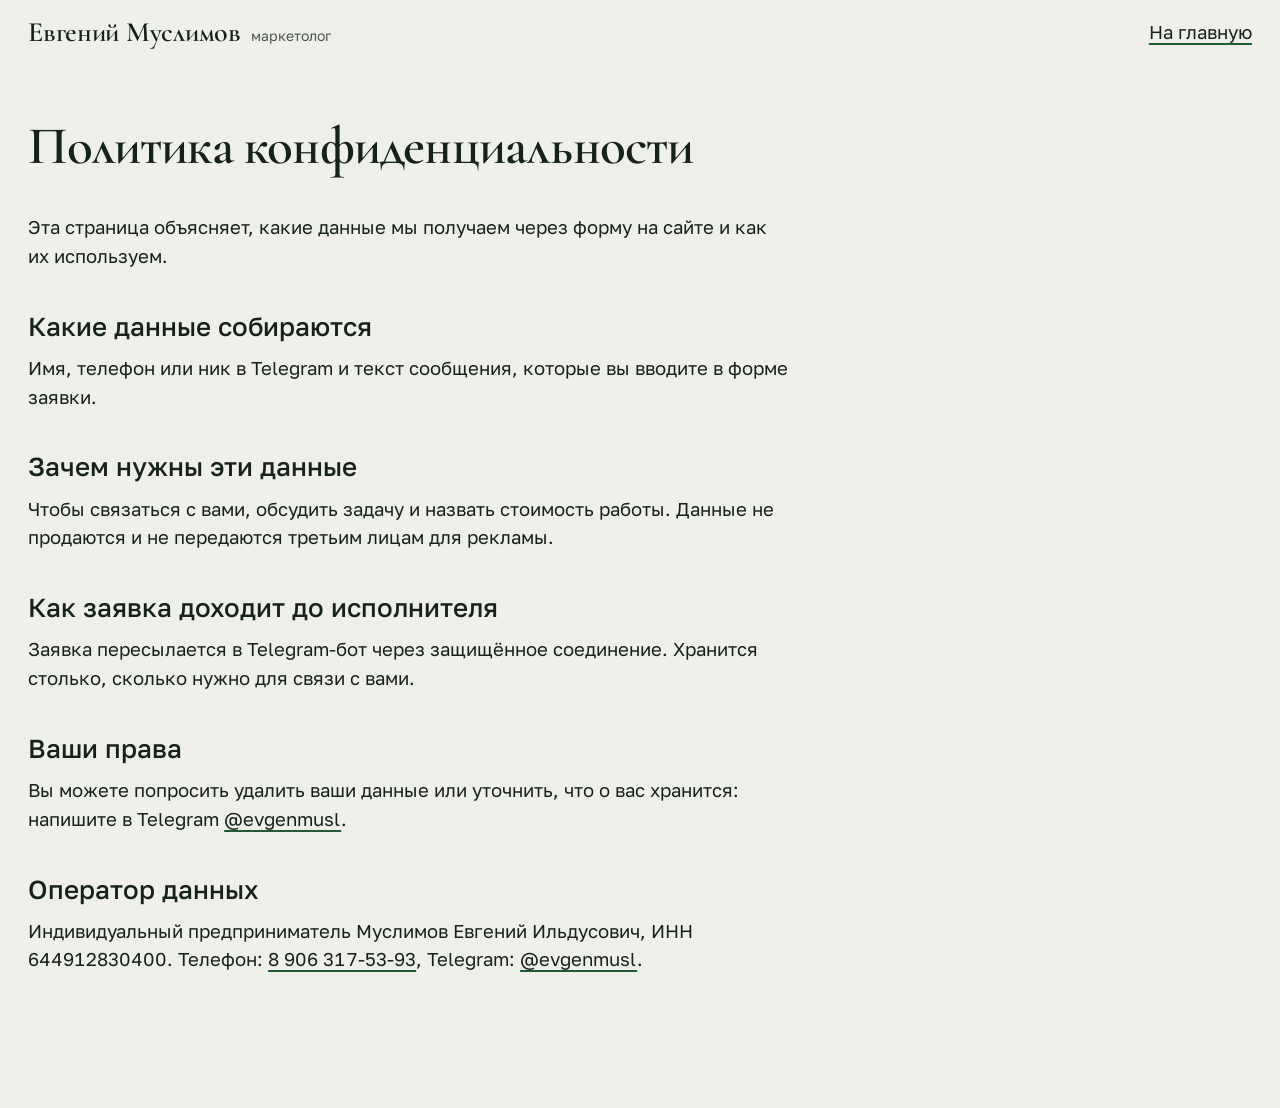
<file: privacy.html>
<!DOCTYPE html>
<html lang="ru">
<head>
<meta charset="UTF-8">
<meta name="viewport" content="width=device-width, initial-scale=1">
<title>Политика конфиденциальности. Евгений Муслимов</title>
<meta name="robots" content="noindex">
<link rel="preconnect" href="https://fonts.googleapis.com">
<link rel="preconnect" href="https://fonts.gstatic.com" crossorigin>
<link href="https://fonts.googleapis.com/css2?family=Cormorant+Garamond:wght@600&family=Golos+Text:wght@400;500&display=swap" rel="stylesheet">
<link rel="stylesheet" href="styles.css">
<style>
  .doc { max-width: 760px; padding-block: 56px 120px; }
  .doc h1 { margin-bottom: 40px; }
  .doc h2 { font-family: var(--text); font-weight: 500; font-size: var(--s-lead); margin: 40px 0 12px; line-height: 1.2; }
  .doc p { margin-bottom: 14px; }
</style>
</head>
<body>
<header class="header"><div class="wrap header__inner">
  <a class="logo" href="index.html"><span class="logo__name">Евгений Муслимов</span><span class="logo__sfx">маркетолог</span></a>
  <a class="link" style="margin-left:auto" href="index.html">На главную</a>
</div></header>
<main class="wrap">
  <div class="doc">
    <h1 class="head">Политика конфиденциальности</h1>
    <p>Эта страница объясняет, какие данные мы получаем через форму на сайте и как их используем.</p>
    <h2>Какие данные собираются</h2>
    <p>Имя, телефон или ник в Telegram и текст сообщения, которые вы вводите в форме заявки.</p>
    <h2>Зачем нужны эти данные</h2>
    <p>Чтобы связаться с вами, обсудить задачу и назвать стоимость работы. Данные не продаются и не передаются третьим лицам для рекламы.</p>
    <h2>Как заявка доходит до исполнителя</h2>
    <p>Заявка пересылается в Telegram-бот через защищённое соединение. Хранится столько, сколько нужно для связи с вами.</p>
    <h2>Ваши права</h2>
    <p>Вы можете попросить удалить ваши данные или уточнить, что о вас хранится: напишите в Telegram <a class="link" href="https://t.me/evgenmusl">@evgenmusl</a>.</p>
    <h2>Оператор данных</h2>
    <p>Индивидуальный предприниматель Муслимов Евгений Ильдусович, ИНН 644912830400. Телефон: <a class="link" href="tel:+79063175393">8 906 317-53-93</a>, Telegram: <a class="link" href="https://t.me/evgenmusl">@evgenmusl</a>.</p>
  </div>
</main>
</body>
</html>
</file>
<file: styles.css>
/* Евгений Муслимов, маркетолог и шахматный тренер.
   Страница = шахматная партия: доска стоит на месте, позиция меняется по мере чтения. */
:root {
  --paper: #eff0ea;
  --field: #dfe5d3;
  --row: #f5f6f0;
  --pick: #e4e9d6;
  --ink: #17211c;
  --muted: #4a554d;
  --accent: #1f5c34;
  --accent-deep: #164527;
  --accent-ink: #f6f7f1;
  --sq-light: #efefdc;
  --sq-dark: #759a5a;
  --sq-light-hl: #e6e89f;
  --sq-dark-hl: #b4c457;

  --display: 'Cormorant Garamond', 'Times New Roman', serif;
  --text: 'Golos Text', 'Segoe UI', Arial, sans-serif;

  --s-small: 0.875rem;
  --s-body: clamp(1.0625rem, 1rem + 0.2vw, 1.1875rem);
  --s-lead: clamp(1.25rem, 1.1rem + 0.7vw, 1.625rem);
  --s-head: clamp(2rem, 1.4rem + 2.4vw, 3.5rem);
  --s-display: clamp(2.25rem, 1.2rem + 4vw, 5rem);

  --header-h: 64px;
  --margin: clamp(16px, 2.2vw, 32px);
  --pad-text: clamp(24px, 4.2vw, 72px);
  --gap-section: clamp(96px, 11vw, 168px);
  --ease: cubic-bezier(0.22, 1, 0.36, 1);
}

*, *::before, *::after { box-sizing: border-box; }
html { -webkit-text-size-adjust: 100%; }
body {
  margin: 0;
  background: var(--paper);
  color: var(--ink);
  font-family: var(--text);
  font-size: var(--s-body);
  line-height: 1.55;
  font-variant-numeric: tabular-nums;
  -webkit-font-smoothing: antialiased;
  overflow-x: clip;
}
img { display: block; max-width: 100%; height: auto; }
a { color: inherit; }
button, input, textarea { font: inherit; color: inherit; }
h1, h2, h3, p, ul, ol, dl, dd, figure { margin: 0; }
ul, ol { padding: 0; list-style: none; }
::selection { background: var(--accent); color: var(--accent-ink); }
:focus-visible { outline: 3px solid var(--accent); outline-offset: 3px; }

.sr { position: absolute; width: 1px; height: 1px; overflow: hidden; clip-path: inset(50%); white-space: nowrap; }
.skip { position: absolute; left: var(--margin); top: -80px; background: var(--ink); color: var(--paper); padding: 12px 16px; z-index: 100; }
.skip:focus { top: 12px; }
.wrap { padding-inline: var(--margin); max-width: 1680px; margin-inline: auto; }
.display { font-family: var(--display); font-weight: 600; letter-spacing: -0.02em; line-height: 0.95; font-size: var(--s-display); }
.head { font-family: var(--display); font-weight: 600; letter-spacing: -0.015em; line-height: 1; font-size: var(--s-head); text-wrap: balance; }
.lead { font-size: var(--s-lead); line-height: 1.4; }
.small { font-size: var(--s-small); line-height: 1.5; }
.muted { color: var(--muted); }
.link { text-decoration: underline; text-decoration-thickness: 2px; text-underline-offset: 4px; text-decoration-color: var(--accent); transition: color .2s; }
.link:hover { color: var(--accent); }

.btn {
  display: inline-flex; align-items: center; justify-content: center;
  background: var(--accent); color: var(--accent-ink);
  padding: 16px 28px; font-weight: 500; text-decoration: none; border: 0; border-radius: 0; cursor: pointer;
  transition: background .2s, transform .2s var(--ease);
}
.btn:hover { background: var(--accent-deep); transform: translateY(-2px); }
.btn:active { transform: translateY(0) scale(0.98); }
.btn[disabled] { opacity: .6; cursor: default; transform: none; }
.btn--small { padding: 10px 20px; }
.btn--ghost { background: var(--field); color: var(--ink); }
.btn--ghost:hover { background: var(--pick); color: var(--ink); }
.btn--block { width: 100%; }

/* ----- шапка ----- */
.header { position: sticky; top: 0; z-index: 50; background: var(--paper); height: var(--header-h); }
.header__inner { display: flex; align-items: center; gap: 24px; min-width: 0; height: var(--header-h); }
.logo { display: flex; align-items: baseline; gap: 10px; text-decoration: none; flex-shrink: 0; }
.logo__name { font-family: var(--display); font-weight: 600; font-size: 1.75rem; letter-spacing: -0.01em; line-height: 1; }
.logo__sfx { font-size: var(--s-small); color: var(--muted); }
.nav { display: flex; gap: 28px; margin-left: auto; }
.nav a { white-space: nowrap; text-decoration: none; font-size: 1rem; transition: color .2s; }
.nav a:hover { color: var(--accent); }
.burger { display: none; background: var(--field); border: 0; padding: 10px 16px; cursor: pointer; margin-left: auto; }
.menu { display: none; }

/* ----- сцена: половина экрана стоит на месте ----- */
.split { display: grid; grid-template-columns: minmax(0, 1fr) minmax(0, 1fr); align-items: start; }
.split > .stage { grid-column: 2; grid-row: 1; }
.split > .split__text { grid-column: 1; grid-row: 1; }
.split--rev > .stage { grid-column: 1; }
.split--rev > .split__text { grid-column: 2; }

.stage {
  position: sticky; top: calc(var(--header-h) + 12px);
  height: calc(100svh - var(--header-h) - 24px);
  margin: 12px 12px 12px 0;
  background: var(--field);
  display: flex; flex-direction: column;
  overflow: clip;
}
.split--rev .stage { margin: 12px 0 12px 12px; }
.stage__bar {
  display: flex; justify-content: space-between; gap: 16px; align-items: center;
  min-height: 56px; padding: 8px 20px; background: var(--paper);
  font-size: var(--s-small); flex-shrink: 0;
}
.board-wrap { flex: 1; min-height: 0; padding: clamp(16px, 3vw, 44px); display: grid; place-items: center; }
.board-wrap svg { width: 100%; height: 100%; display: block; }
.sq--l { fill: var(--sq-light); }
.sq--d { fill: var(--sq-dark); }
.sq--l.hl { fill: var(--sq-light-hl); }
.sq--d.hl { fill: var(--sq-dark-hl); }
.board--inline { display: none; width: 100%; max-width: 380px; height: auto; aspect-ratio: 1; margin-top: 12px; }
.piece { transition: transform .65s var(--ease), opacity .45s ease; }

.photo-wrap { position: relative; flex: 1; min-height: 0; }
.slide { position: absolute; inset: 0; width: 100%; height: 100%; object-fit: cover; opacity: 0; transition: opacity 1.4s ease; }
.slide.is-on { opacity: 1; }
.slide[data-i="0"] { object-position: 35% 40%; }
.slide[data-i="1"] { object-position: 30% 50%; }
.slide[data-i="2"] { object-position: 50% 30%; }

.split__text > section { padding-inline: var(--margin) var(--pad-text); }
.split--rev .split__text > section { padding-inline: var(--pad-text) var(--margin); }
.split__text > section > * { max-width: 40rem; }

/* ----- первый экран ----- */
.hero { min-height: calc(100svh - var(--header-h)); display: flex; flex-direction: column; justify-content: space-between; gap: 48px; padding-block: 56px 40px; }
.hero__body { display: flex; flex-direction: column; gap: 32px; padding-top: clamp(8px, 6vh, 72px); }
.hero__body .display { text-wrap: balance; }
.hero__lead { max-width: 34ch; }
.hero__note { max-width: 40ch; margin-top: -12px; }
.hero__actions { display: flex; flex-wrap: wrap; align-items: center; gap: 12px 28px; }
.hero__who { display: flex; align-items: center; gap: 16px; }
.hero__who p { max-width: 34rem; color: var(--muted); }
.avatar { width: 64px; height: 64px; border-radius: 50%; object-fit: cover; flex-shrink: 0; }

/* ----- цены ----- */
.fit, .price, .how { padding-block: var(--gap-section) 0; }
.fit .head { margin-bottom: 32px; }
.fit__list { display: grid; gap: 20px; }
.fit__list li { font-size: var(--s-lead); line-height: 1.35; max-width: 30ch; }
.price .head, .how .head { margin-bottom: 28px; }
.body-lead { margin-bottom: 56px; max-width: 34rem; }
.group { font-family: var(--text); font-weight: 500; font-size: var(--s-lead); line-height: 1.2; margin: 56px 0 16px; }
.group:first-child { margin-top: 0; }
.item { position: relative; display: grid; grid-template-columns: 28px 1fr auto; column-gap: 16px; row-gap: 4px; align-items: baseline; padding: 20px 20px 20px 16px; margin-inline: -16px; cursor: pointer; transition: background .2s; }
.item:hover { background: var(--row); }
.item--static { grid-template-columns: 1fr auto; cursor: default; padding-left: 20px; margin-left: -16px; }
.item--static:hover { background: none; }
.item__box { position: absolute; opacity: 0; width: 24px; height: 24px; margin: 0; pointer-events: none; }
.item__tick { grid-row: 1 / span 2; align-self: start; width: 24px; height: 24px; margin-top: 3px; background: var(--field); transition: background .2s; position: relative; }
.item__tick::after { content: ""; position: absolute; left: 8px; top: 3px; width: 8px; height: 14px; border: solid var(--accent-ink); border-width: 0 3px 3px 0; transform: rotate(45deg) scale(0.4); opacity: 0; transition: transform .25s var(--ease), opacity .2s; }
.item__box:checked + .item__tick { background: var(--accent); }
.item__box:checked + .item__tick::after { transform: rotate(45deg) scale(1); opacity: 1; }
.item__box:focus-visible + .item__tick { outline: 3px solid var(--accent); outline-offset: 3px; }
.item:has(.item__box:checked) { background: var(--pick); }
.item__name { font-size: var(--s-lead); line-height: 1.2; font-weight: 500; }
.item__price { font-size: var(--s-lead); line-height: 1.2; font-weight: 500; text-align: right; white-space: nowrap; }
.item__text { grid-column: 2; color: var(--muted); max-width: 36ch; }
.item--static .item__text { grid-column: 1; max-width: 40ch; }
.item__list { grid-column: 1 / -1; display: grid; gap: 8px; margin-top: 14px; max-width: 40ch; }
.item__list li { position: relative; padding-left: 20px; color: var(--ink); }
.item__list li::before { content: ""; position: absolute; left: 0; top: 0.62em; width: 8px; height: 8px; background: var(--accent); }

.sum { margin: 24px 0 0; padding: 24px; background: var(--field); display: grid; gap: 6px; }
.sum__main { font-size: var(--s-lead); line-height: 1.25; font-weight: 500; }
.sum__test { color: var(--muted); min-height: 0; }
.sum__test:empty { display: none; }
.sum__btn { margin-top: 14px; }
.sum__btn[hidden] { display: none; }

/* ----- как идёт работа ----- */
.steps { display: grid; }
.step { min-height: 56vh; display: flex; flex-direction: column; justify-content: center; gap: 16px; color: var(--muted); transition: color .4s; }
.step.is-active { color: var(--ink); }
.step__h { font-family: var(--display); font-weight: 600; font-size: var(--s-head); line-height: 1; letter-spacing: -0.015em; }
.step p { font-size: var(--s-lead); line-height: 1.4; max-width: 30ch; }
.how { padding-bottom: 40px; }

/* ----- цифры ----- */
.cases { background: var(--field); padding-block: var(--gap-section); }
.cases__inner { display: grid; grid-template-columns: repeat(12, minmax(0, 1fr)); column-gap: 24px; row-gap: 56px; align-items: start; }
.cases__h { grid-column: 1 / 8; }
.cases__lead { grid-column: 8 / 13; align-self: end; max-width: 28ch; }
.story { grid-column: 1 / 13; display: grid; grid-template-columns: repeat(2, minmax(0, 1fr)); gap: 64px 48px; }
.story__item { display: grid; gap: 12px; align-content: start; }
.story__item h3 { font-family: var(--display); font-weight: 600; font-size: var(--s-lead); line-height: 1.1; margin-bottom: 4px; }
.story__item p { max-width: 40ch; }
.story__item b { font-weight: 500; }
.ledger { grid-column: 1 / 8; width: 100%; border-collapse: collapse; }
.ledger__cap { text-align: left; font-family: var(--display); font-weight: 600; font-size: var(--s-lead); line-height: 1.1; padding: 0 16px 20px; }
.ledger thead th { text-align: left; font-weight: 400; font-size: var(--s-small); color: var(--muted); padding: 0 16px 12px; }
.ledger thead th:last-child { text-align: right; }
.ledger tbody tr:nth-child(odd) { background: var(--row); }
.ledger tbody th, .ledger tbody td { padding: 18px 16px; text-align: left; vertical-align: top; font-weight: 500; }
.ledger tbody th small { display: block; font-weight: 400; font-size: var(--s-small); color: var(--muted); }
.ledger tbody td { font-weight: 400; }
.ledger .num { text-align: right; font-weight: 500; font-size: var(--s-lead); line-height: 1.2; white-space: nowrap; }
.ledger .num--none { color: var(--muted); font-weight: 400; }
.ledger .num small { display: block; font-size: var(--s-small); font-weight: 400; color: var(--muted); line-height: 1.3; }
.proof { grid-column: 8 / 13; display: grid; grid-template-columns: 1fr 1fr; gap: 16px; }
.proof figure { display: grid; gap: 8px; align-content: start; }
.proof img { width: 100%; height: auto; background: var(--paper); }
.proof figcaption { font-size: var(--s-small); color: var(--muted); }
.proof__c { grid-column: 1 / -1; }
.cases__note { grid-column: 1 / 13; max-width: 60ch; }

/* ----- гайд ----- */
.guide { padding-block: var(--gap-section) 0; }
.guide__inner { display: grid; grid-template-columns: repeat(12, minmax(0, 1fr)); column-gap: 24px; row-gap: 32px; align-items: start; }
.guide__inner .head { grid-column: 1 / 8; }
.guide__col { grid-column: 8 / 13; display: grid; gap: 28px; justify-items: start; }
.guide__col .lead { max-width: 28ch; }

/* ----- обо мне ----- */
.about, .faq { padding-block: var(--gap-section) 0; }
.about .head, .faq .head { margin-bottom: 40px; }
.letter { display: grid; gap: 24px; }
.letter p { max-width: 36rem; }
.letter__sign { margin-top: 8px; }
.letter__name { font-family: var(--display); font-weight: 600; font-size: var(--s-lead); }
.facts { display: grid; gap: 10px; margin-bottom: 48px; }
.qa { display: grid; gap: 28px; }
.qa__item summary { list-style: none; cursor: pointer; font-size: var(--s-lead); line-height: 1.25; font-weight: 500; padding: 6px 40px 6px 0; position: relative; min-height: 44px; transition: color .2s; }
.qa__item summary::-webkit-details-marker { display: none; }
.qa__item summary:hover { color: var(--accent); }
.qa__item summary::before, .qa__item summary::after { content: ""; position: absolute; right: 6px; top: 18px; width: 12px; height: 2px; background: var(--ink); transition: transform .3s var(--ease); }
.qa__item summary::before { transform: translateX(-5px) rotate(45deg); }
.qa__item summary::after { transform: translateX(3px) rotate(-45deg); }
.qa__item[open] summary::before { transform: translateX(-5px) rotate(-45deg); }
.qa__item[open] summary::after { transform: translateX(3px) rotate(45deg); }
.qa__item p { margin-top: 10px; color: var(--muted); max-width: 36rem; }
.faq__end { margin-top: 56px; padding-bottom: var(--gap-section); display: flex; flex-wrap: wrap; align-items: center; gap: 16px 28px; }
.letter__photo, .faq__cert { display: none; }

/* ----- связь ----- */
.contact { padding-block: var(--gap-section); }
.contact__inner { display: grid; grid-template-columns: repeat(12, minmax(0, 1fr)); column-gap: 24px; row-gap: 56px; align-items: start; }
.contact__h { grid-column: 1 / 10; }
.contact__col { grid-column: 1 / 13; display: grid; grid-template-columns: repeat(12, minmax(0, 1fr)); column-gap: 24px; row-gap: 48px; align-items: start; }
.contact__col form { grid-column: 1 / 8; display: grid; gap: 20px; }
.contact__links { grid-column: 9 / 13; display: grid; gap: 22px; align-content: start; }
.contact__links a { font-size: var(--s-lead); line-height: 1.25; }
.contact__links li { display: grid; gap: 2px; }
.contact__links span { font-size: var(--s-small); color: var(--muted); }
.field { display: grid; gap: 8px; }
.field label { font-size: var(--s-small); color: var(--muted); }
.field input, .field textarea { background: var(--field); border: 0; border-radius: 0; padding: 16px; width: 100%; font-size: var(--s-body); resize: vertical; }
.field input:focus-visible, .field textarea:focus-visible { outline: 2px solid var(--accent); outline-offset: -2px; }
.hp { position: absolute; left: 0; top: 0; width: 2px; height: 2px; opacity: 0; pointer-events: none; }
.contact__col form { position: relative; }
.form__status { min-height: 1.5em; font-weight: 500; }
.consent { display: flex; gap: 12px; align-items: flex-start; font-size: var(--s-small); line-height: 1.5; color: var(--muted); cursor: pointer; }
.consent input { width: 22px; height: 22px; margin: 0; flex-shrink: 0; accent-color: var(--accent); }
.form__note { font-size: var(--s-small); color: var(--muted); max-width: 44ch; }

/* ----- подвал ----- */
.footer { background: var(--field); padding: 72px var(--margin) 40px; }
.footer__name { font-family: var(--display); font-weight: 600; font-size: clamp(3rem, 11.4vw, 13rem); letter-spacing: -0.03em; line-height: 0.85; white-space: nowrap; margin-bottom: 64px; }
.footer__cols { display: grid; grid-template-columns: repeat(4, minmax(0, 1fr)); gap: 32px 24px; }
.footer__cols li { font-size: 1rem; line-height: 1.7; }
.footer__cols li:first-child { font-size: var(--s-small); color: var(--muted); margin-bottom: 6px; }
.footer__cols a { text-decoration: none; }
.footer__cols a:hover { color: var(--accent); }
.footer__credits { margin-top: 56px; font-size: var(--s-small); color: var(--muted); max-width: 64ch; line-height: 1.6; }
.footer__credits a { text-decoration: underline; text-underline-offset: 3px; }

/* ----- появление ----- */
.js .reveal { opacity: 0; transform: translateY(18px); transition: opacity .7s var(--ease), transform .7s var(--ease), background .2s; transition-delay: calc(var(--d, 0) * 70ms), calc(var(--d, 0) * 70ms), 0s; }
.js .reveal.is-visible { opacity: 1; transform: none; }

/* ----- брейкпоинты ----- */
@media (max-width: 1180px) {
  .nav { gap: 20px; }
  .nav a { font-size: 0.9375rem; }
}
@media (max-width: 1100px) {
  .nav { display: none; }
  .burger { display: block; }
  .btn--small { margin-left: 0; }
  .menu.is-open { display: flex; flex-direction: column; position: absolute; top: var(--header-h); left: 0; right: 0; background: var(--paper); padding: 8px var(--margin) 24px; }
  .menu a { padding: 14px 0; font-size: var(--s-lead); text-decoration: none; }
}
@media (max-width: 900px) {
  .split { display: block; }
  .stage--board { display: none; }
  .board--inline { display: block; }
  .stage--photo, .split--rev .stage--photo { position: static; height: auto; margin: 0 12px; }
  .photo-wrap { flex: none; aspect-ratio: 4 / 5; max-height: 72svh; }
  .slide:not([data-i="0"]) { display: none; }
  .slide[data-i="0"] { opacity: 1; }
  .letter__photo, .faq__cert { display: block; }
  .letter__photo img, .faq__cert img { width: 100%; height: auto; }
  .faq__cert { max-width: 22rem; margin-top: 40px; }
  .split__text > section, .split--rev .split__text > section { padding-inline: 20px; }
  .hero { min-height: 0; padding-block: 40px 24px; gap: 32px; }
  .hero__body { padding-top: 0; }
  
  .price, .how, .about, .faq { padding-top: 96px; }
  .step { min-height: 0; padding-block: 40px 0; color: var(--ink); }
  .step p { max-width: 34ch; }
  .steps { gap: 24px; }
  .cases__h, .cases__lead, .story, .ledger, .proof, .cases__note { grid-column: 1 / -1; }
  .story { grid-template-columns: 1fr; gap: 48px; }
  .guide__inner .head, .guide__col { grid-column: 1 / -1; }
  .guide { padding-inline: 0; }
  .fit, .price, .how { padding-top: 96px; }
  .cases__lead { align-self: start; }
  .contact__h, .contact__col, .contact__col form, .contact__links { grid-column: 1 / -1; }
  .footer__cols { grid-template-columns: repeat(2, minmax(0, 1fr)); }

  .ledger thead { position: absolute; width: 1px; height: 1px; overflow: hidden; clip-path: inset(50%); }
  .ledger, .ledger tbody { display: block; }
  .ledger tbody tr { display: grid; grid-template-columns: minmax(0, 1fr) auto; gap: 6px 16px; padding: 16px; }
  .ledger tbody th, .ledger tbody td { padding: 0; display: block; }
  .ledger tbody td:nth-child(2) { grid-column: 1 / -1; grid-row: 2; }
  .ledger .num { grid-column: 2; grid-row: 1; text-align: right; }
}
@media (max-width: 560px) {
  .btn--small { display: none; }
  .logo__name { font-size: 1.5rem; }
  .item { grid-template-columns: 28px 1fr; }
  .item__price { grid-column: 2; text-align: left; }
  .item__text { grid-column: 2; }
  .item--static { grid-template-columns: 1fr; }
  .item--static .item__price { text-align: left; }
  .proof { grid-template-columns: 1fr 1fr; gap: 12px; }
  .footer { padding-top: 56px; }
}
@media (max-width: 560px) {
  :root { --margin: 20px; }
}
@media (max-width: 480px) {
  .logo__sfx { display: none; }
  .header__inner { gap: 12px; }
}
@media (prefers-reduced-motion: reduce) {
  .piece, .slide, .reveal, .btn, .step { transition: none !important; }
  .js .reveal { opacity: 1; transform: none; }
}
</file>
